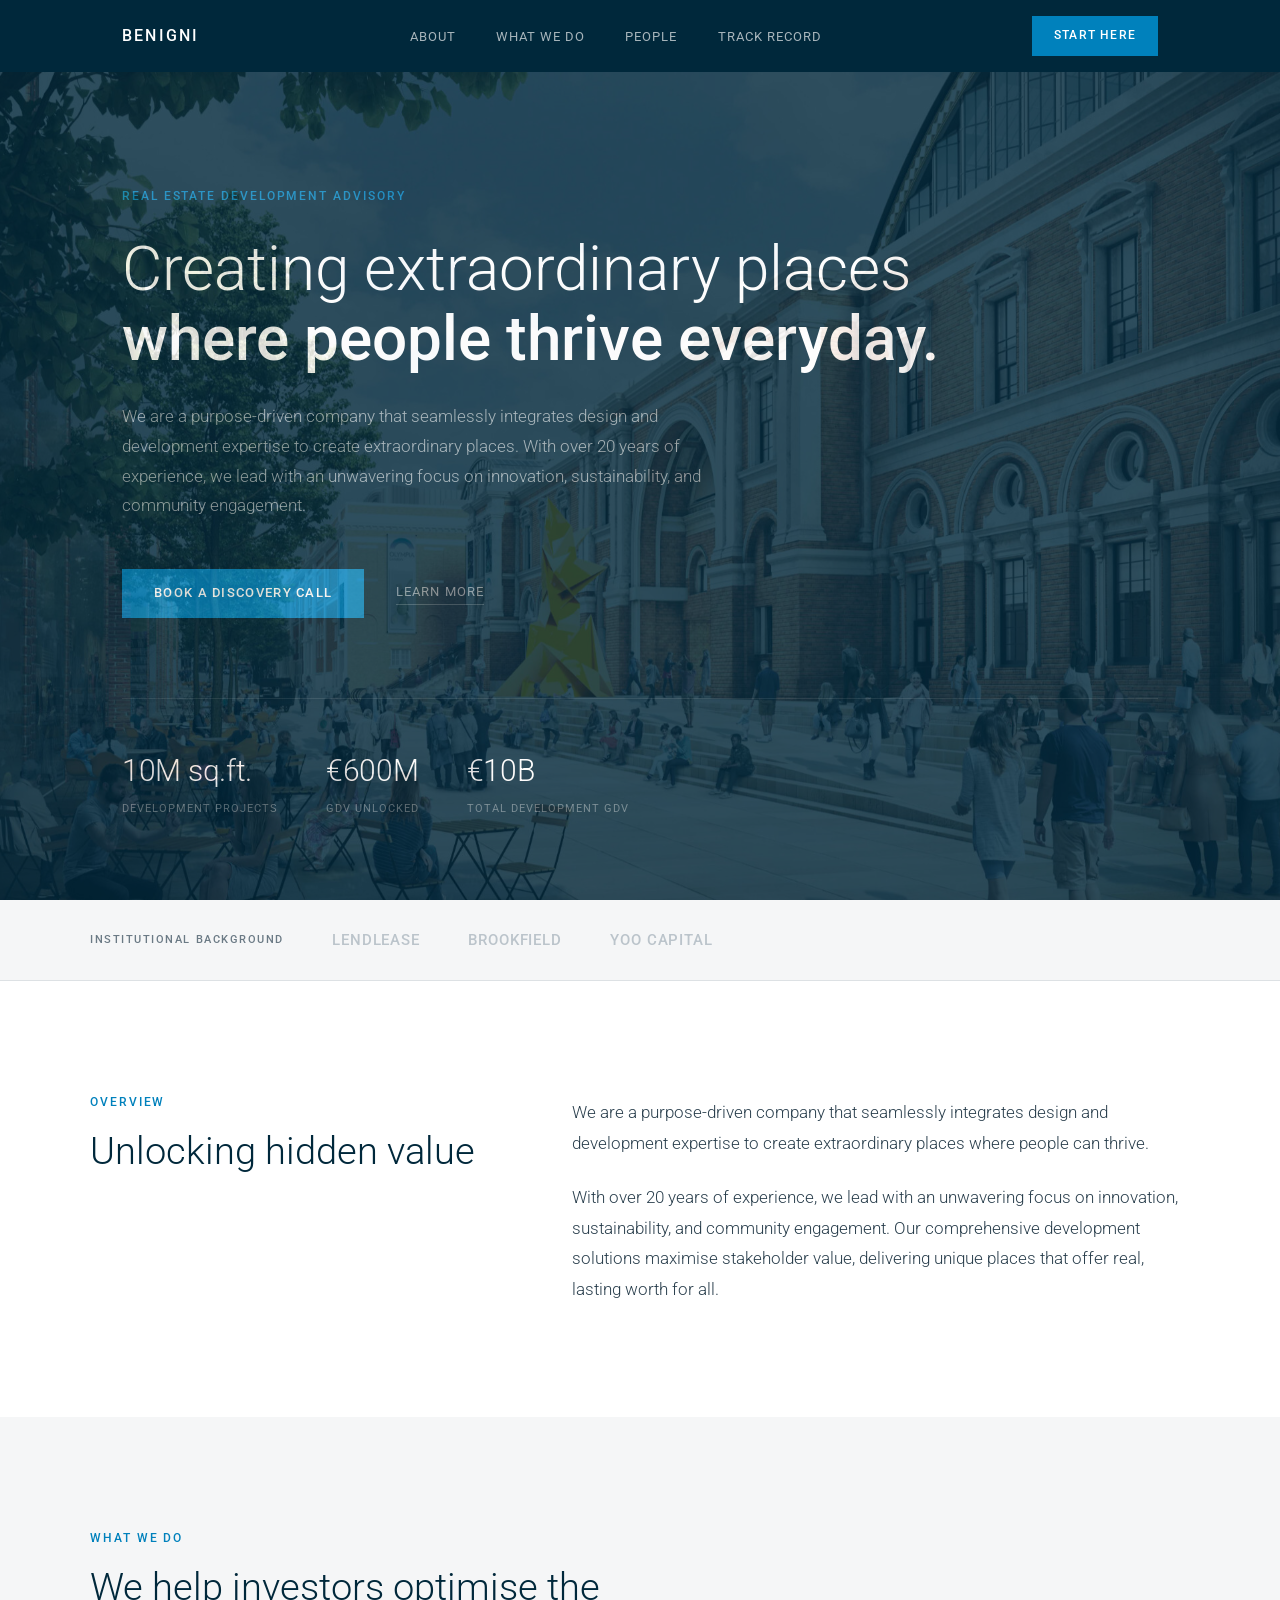
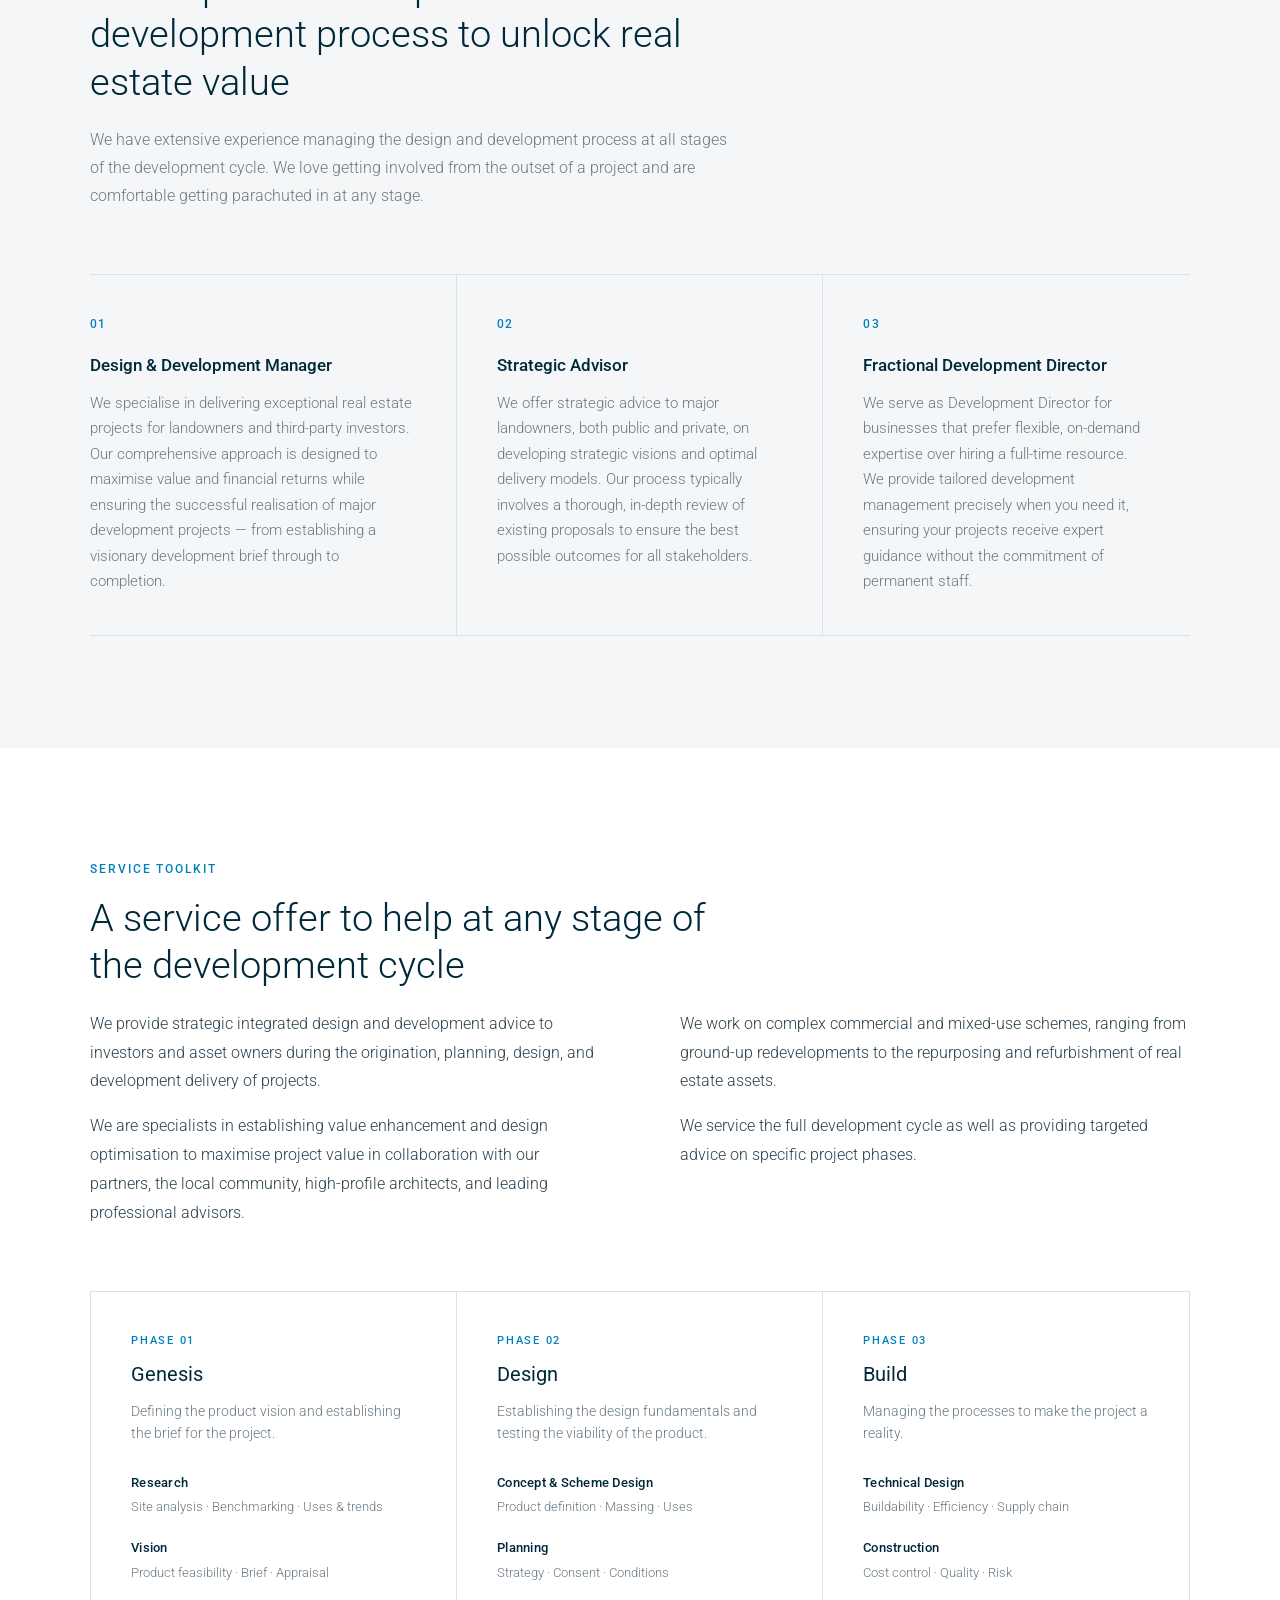
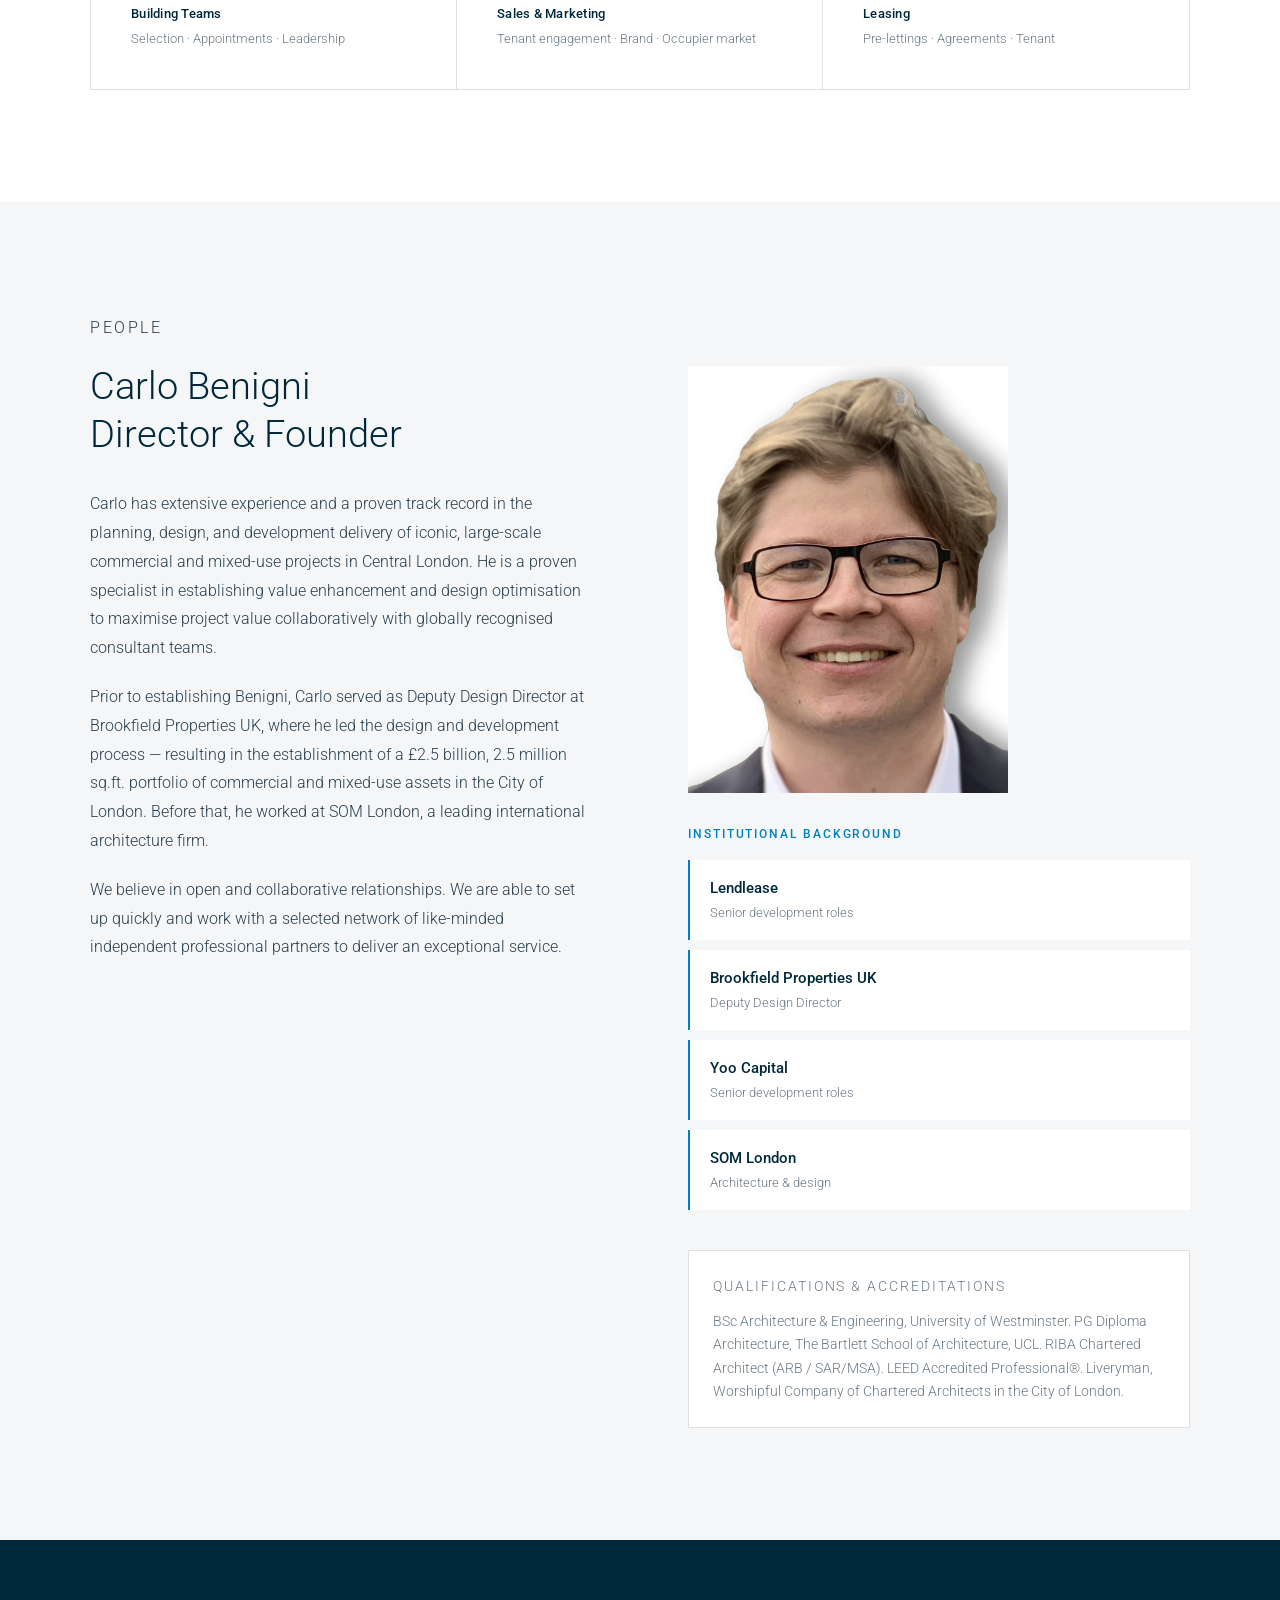
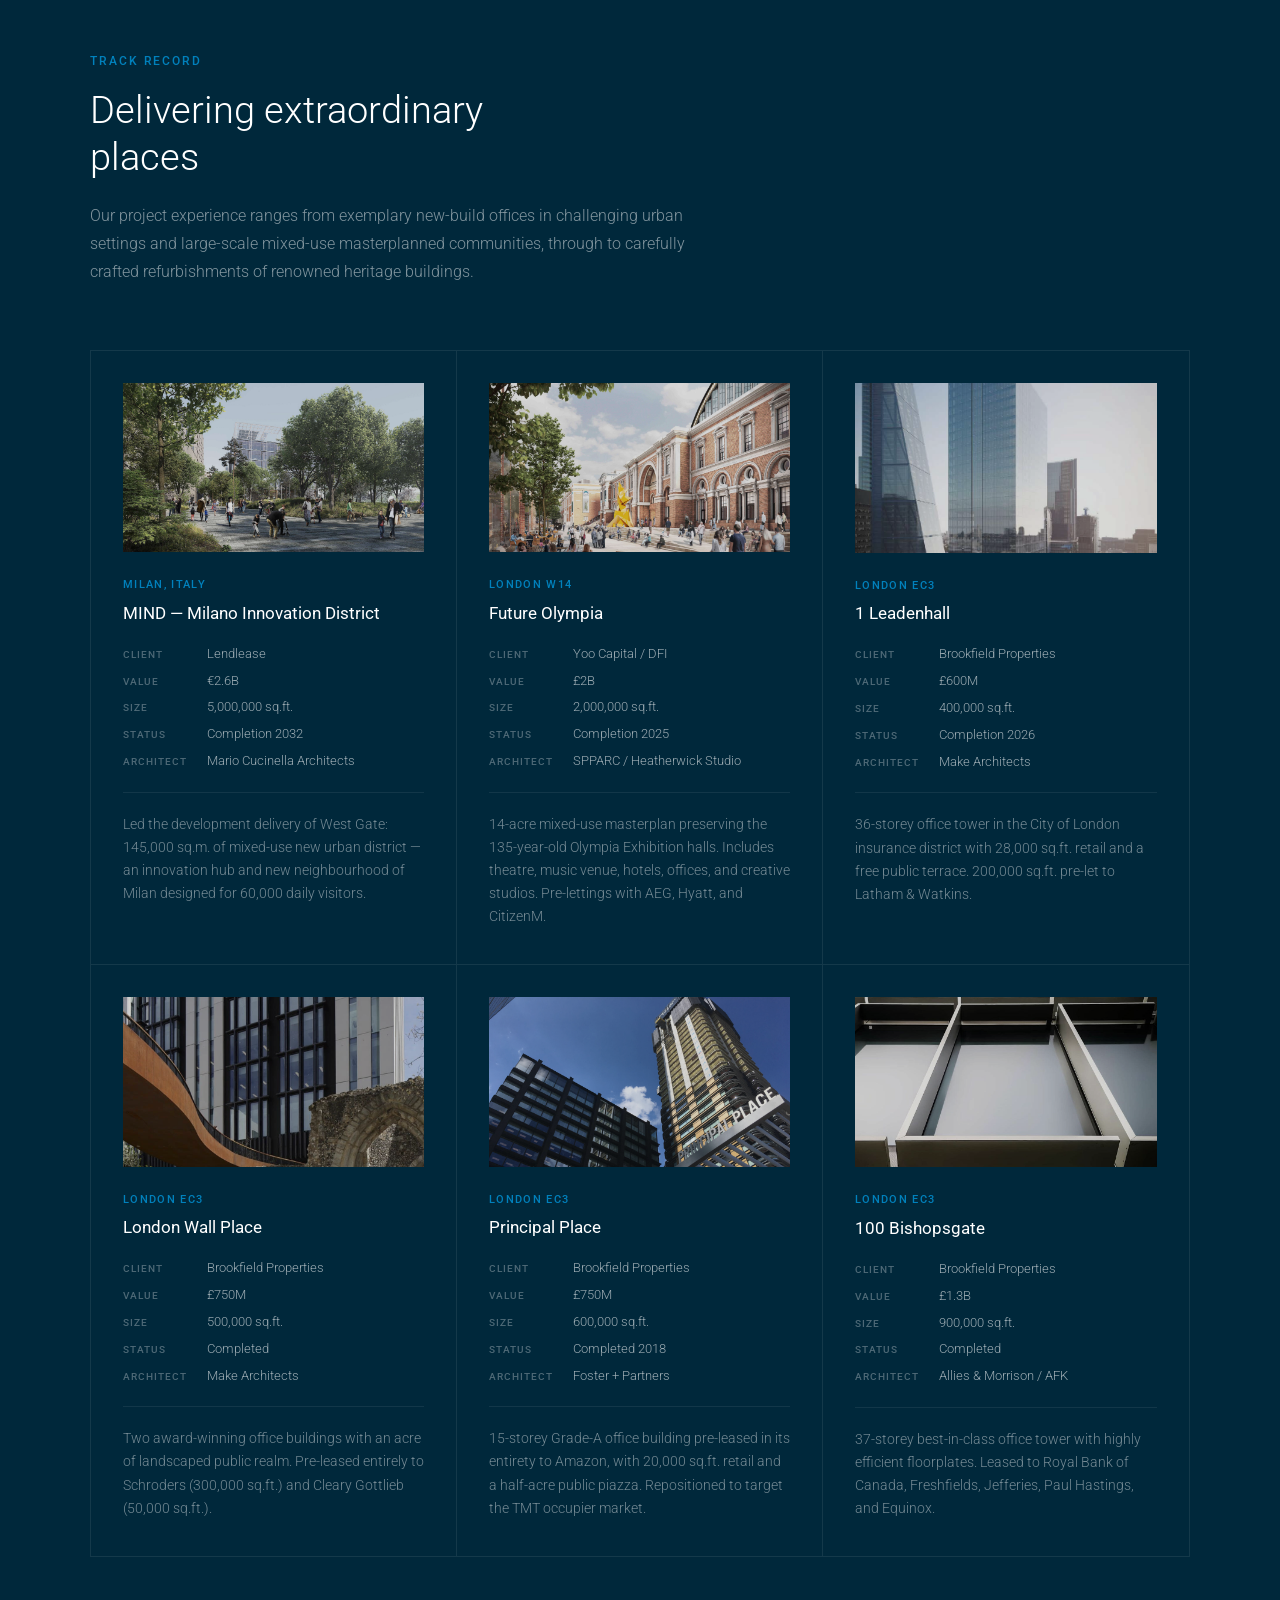
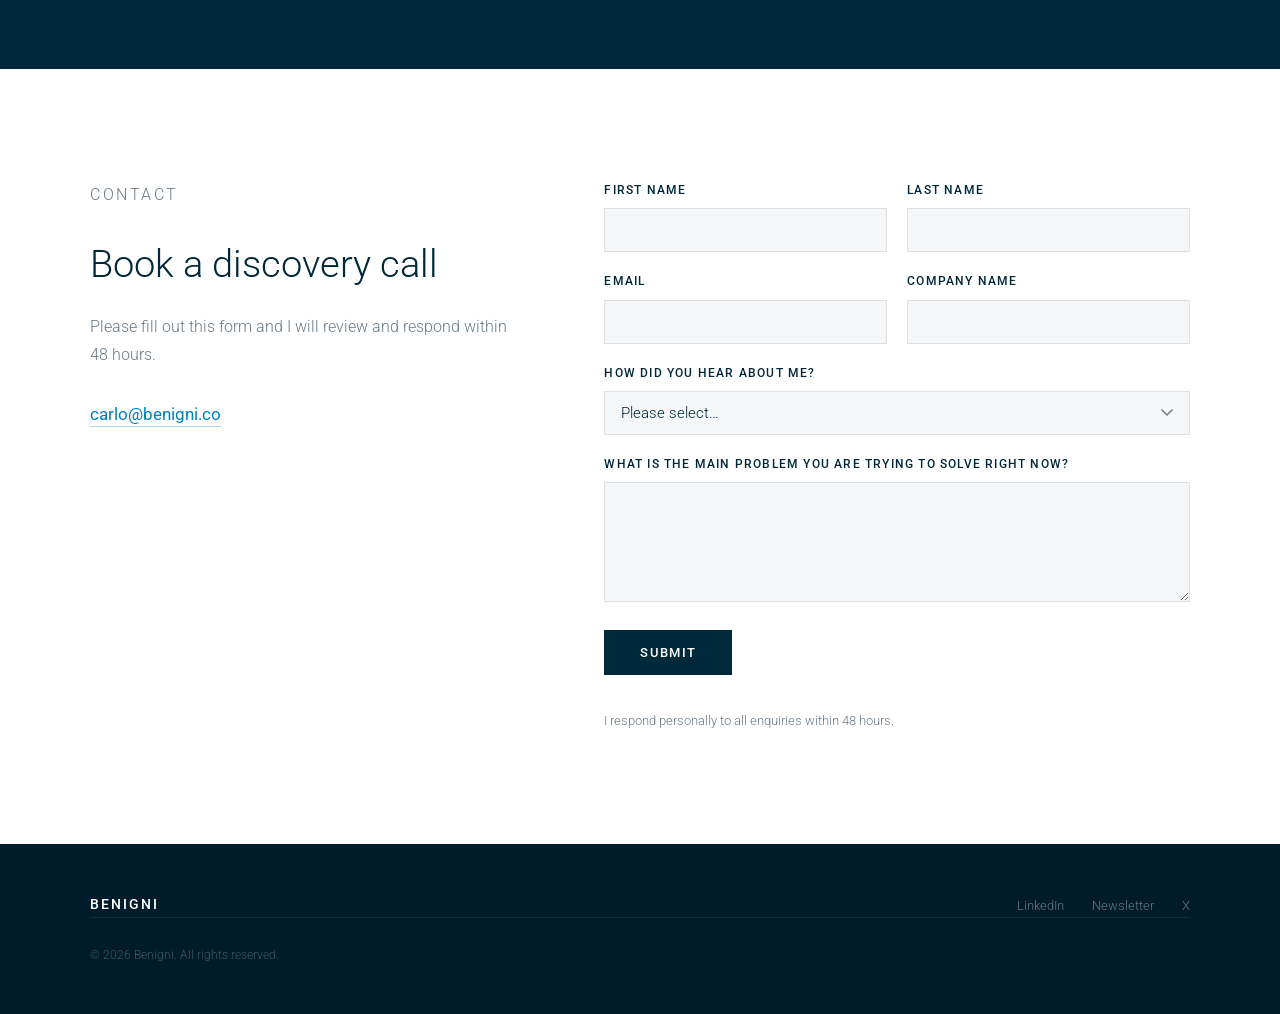
<file: index.html>
<!DOCTYPE html>
<html lang="en">
<head>
  <meta charset="utf-8" />
  <meta name="viewport" content="width=device-width, initial-scale=1" />
  <title>Benigni | Intelligent Development</title>
  <meta name="description" content="Purpose-driven real estate development advisory. Institutional expertise across Italy and the UK." />
  <link rel="preconnect" href="https://fonts.googleapis.com" />
  <link rel="preconnect" href="https://fonts.gstatic.com" crossorigin />
  <link href="https://fonts.googleapis.com/css2?family=Roboto:wght@300;400;500;700&display=swap" rel="stylesheet" />
  <style>
    *, *::before, *::after {
      box-sizing: border-box;
      margin: 0;
      padding: 0;
    }

    :root {
      --navy: #00283B;
      --blue: #0081BC;
      --white: #ffffff;
      --off-white: #f5f6f7;
      --light-border: #dde1e4;
      --text-muted: #6b7a85;
      --max-width: 1100px;
      --nav-height: 72px;
    }

    html {
      font-size: 16px;
      scroll-behavior: smooth;
    }

    body {
      font-family: 'Roboto', sans-serif;
      font-weight: 400;
      color: var(--navy);
      background: var(--white);
      line-height: 1.6;
      -webkit-font-smoothing: antialiased;
    }

    a { color: inherit; text-decoration: none; }

    /* ── NAV ── */

    nav {
      position: fixed;
      top: 0; left: 0; right: 0;
      height: var(--nav-height);
      background: var(--navy);
      z-index: 100;
      display: flex;
      align-items: center;
    }

    .nav-inner {
      max-width: var(--max-width);
      width: 100%;
      margin: 0 auto;
      padding: 0 2rem;
      display: flex;
      align-items: center;
      justify-content: space-between;
    }

    .nav-logo {
      font-size: 1rem;
      font-weight: 500;
      letter-spacing: 0.14em;
      text-transform: uppercase;
      color: var(--white);
    }

    .nav-links {
      display: flex;
      gap: 2.5rem;
      list-style: none;
    }

    .nav-links a {
      font-size: 0.8125rem;
      font-weight: 400;
      letter-spacing: 0.08em;
      text-transform: uppercase;
      color: rgba(255,255,255,0.65);
      transition: color 0.2s ease;
    }

    .nav-links a:hover { color: var(--white); }

    .nav-cta {
      font-size: 0.75rem;
      font-weight: 500;
      letter-spacing: 0.1em;
      text-transform: uppercase;
      color: var(--white);
      background: var(--blue);
      padding: 0.625rem 1.375rem;
      transition: background 0.2s ease;
    }

    .nav-cta:hover { background: #006fa3; }

    /* ── HERO ── */

    .hero {
      background: var(--navy);
      min-height: 100vh;
      display: flex;
      flex-direction: column;
      justify-content: center;
      padding-top: var(--nav-height);
      position: relative;
      overflow: hidden;
    }

    .hero-bg {
      position: absolute;
      inset: 0;
      background-image: url('assets/images/hero-bg.jpg');
      background-size: cover;
      background-position: center;
      opacity: 0.18;
      pointer-events: none;
    }

    .hero-inner {
      max-width: var(--max-width);
      width: 100%;
      margin: 0 auto;
      padding: 6rem 2rem 4rem;
    }

    .eyebrow {
      font-size: 0.75rem;
      font-weight: 500;
      letter-spacing: 0.16em;
      text-transform: uppercase;
      color: var(--blue);
      margin-bottom: 1.75rem;
    }

    .hero h1 {
      font-size: clamp(2.25rem, 5vw, 3.875rem);
      font-weight: 300;
      line-height: 1.13;
      color: var(--white);
      max-width: 820px;
      margin-bottom: 1.75rem;
    }

    .hero h1 strong { font-weight: 500; }

    .hero-sub {
      font-size: 1.0625rem;
      font-weight: 300;
      line-height: 1.75;
      color: rgba(255,255,255,0.6);
      max-width: 600px;
      margin-bottom: 3rem;
    }

    .hero-actions {
      display: flex;
      align-items: center;
      gap: 2rem;
      flex-wrap: wrap;
    }

    .btn-primary {
      display: inline-block;
      padding: 0.875rem 2rem;
      background: var(--blue);
      color: var(--white);
      font-size: 0.8125rem;
      font-weight: 500;
      letter-spacing: 0.1em;
      text-transform: uppercase;
      transition: background 0.2s ease;
    }

    .btn-primary:hover { background: #006fa3; }

    .btn-ghost {
      font-size: 0.8125rem;
      font-weight: 400;
      letter-spacing: 0.08em;
      text-transform: uppercase;
      color: rgba(255,255,255,0.5);
      border-bottom: 1px solid rgba(255,255,255,0.2);
      padding-bottom: 0.125rem;
      transition: color 0.2s ease, border-color 0.2s ease;
    }

    .btn-ghost:hover {
      color: var(--white);
      border-color: rgba(255,255,255,0.45);
    }

    .hero-stats {
      display: flex;
      gap: 3rem;
      margin-top: 5rem;
      padding-top: 3rem;
      border-top: 1px solid rgba(255,255,255,0.1);
      flex-wrap: wrap;
    }

    .stat-value {
      font-size: 1.875rem;
      font-weight: 300;
      color: var(--white);
      letter-spacing: -0.01em;
    }

    .stat-label {
      font-size: 0.6875rem;
      font-weight: 400;
      letter-spacing: 0.09em;
      text-transform: uppercase;
      color: rgba(255,255,255,0.38);
      margin-top: 0.3rem;
    }

    /* ── TRUSTED BY ── */

    .trusted {
      background: var(--off-white);
      padding: 1.75rem 2rem;
      border-bottom: 1px solid var(--light-border);
    }

    .trusted-inner {
      max-width: var(--max-width);
      margin: 0 auto;
      display: flex;
      align-items: center;
      gap: 3rem;
      flex-wrap: wrap;
    }

    .trusted-label {
      font-size: 0.6875rem;
      font-weight: 500;
      letter-spacing: 0.14em;
      text-transform: uppercase;
      color: var(--text-muted);
      white-space: nowrap;
    }

    .trusted-logos {
      display: flex;
      align-items: center;
      gap: 3rem;
      flex-wrap: wrap;
    }

    .trusted-logo {
      font-size: 0.9375rem;
      font-weight: 500;
      letter-spacing: 0.06em;
      color: #bbc4cb;
      text-transform: uppercase;
    }

    /* ── SHARED SECTION STYLES ── */

    .section-inner {
      max-width: var(--max-width);
      margin: 0 auto;
    }

    .section-label {
      font-size: 0.75rem;
      font-weight: 500;
      letter-spacing: 0.16em;
      text-transform: uppercase;
      color: var(--blue);
      margin-bottom: 1rem;
    }

    .section-heading {
      font-size: clamp(1.625rem, 3vw, 2.375rem);
      font-weight: 300;
      line-height: 1.25;
      color: var(--navy);
      max-width: 640px;
      margin-bottom: 1.25rem;
    }

    .section-intro {
      font-size: 1rem;
      font-weight: 300;
      line-height: 1.75;
      color: var(--text-muted);
      max-width: 640px;
      margin-bottom: 4rem;
    }

    /* ── OVERVIEW ── */

    .overview {
      background: var(--white);
      padding: 7rem 2rem;
    }

    .overview-inner {
      max-width: var(--max-width);
      margin: 0 auto;
      display: grid;
      grid-template-columns: 1fr 1.6fr;
      gap: 6rem;
      align-items: start;
    }

    .overview-left .section-heading {
      margin-bottom: 2rem;
    }

    .overview-body {
      padding-top: 0.25rem;
    }

    .overview-body p {
      font-size: 1.0625rem;
      font-weight: 300;
      line-height: 1.8;
      color: #2a3f4d;
      margin-bottom: 1.5rem;
    }

    .overview-body p:last-child { margin-bottom: 0; }

    /* ── SERVICES ── */

    .services {
      background: var(--off-white);
      padding: 7rem 2rem;
    }

    .services-grid {
      display: grid;
      grid-template-columns: repeat(3, 1fr);
      gap: 0;
      border-top: 1px solid var(--light-border);
    }

    .service-item {
      padding: 2.5rem 2.5rem 2.5rem 0;
      border-bottom: 1px solid var(--light-border);
    }

    .service-item:not(:last-child) {
      border-right: 1px solid var(--light-border);
      padding-right: 2.5rem;
      margin-right: 0;
    }

    .service-item + .service-item {
      padding-left: 2.5rem;
    }

    .service-number {
      font-size: 0.75rem;
      font-weight: 500;
      letter-spacing: 0.12em;
      color: var(--blue);
      margin-bottom: 1.25rem;
    }

    .service-title {
      font-size: 1.0625rem;
      font-weight: 500;
      color: var(--navy);
      margin-bottom: 0.875rem;
      line-height: 1.3;
    }

    .service-desc {
      font-size: 0.9375rem;
      font-weight: 300;
      color: var(--text-muted);
      line-height: 1.7;
    }

    /* ── SERVICE TOOLKIT ── */

    .toolkit {
      background: var(--white);
      padding: 7rem 2rem;
    }

    .toolkit-intro-wrapper { margin-top: 1rem; }

    .toolkit-phases-wrapper { margin-top: 3rem; }

    .toolkit-intro {
      max-width: var(--max-width);
      margin: 0 auto 4rem;
      display: grid;
      grid-template-columns: 1fr 1fr;
      gap: 5rem;
      align-items: start;
    }

    .toolkit-intro-text p {
      font-size: 1rem;
      font-weight: 300;
      line-height: 1.8;
      color: #2a3f4d;
      margin-bottom: 1rem;
    }

    .toolkit-intro-text p:last-child { margin-bottom: 0; }

    .toolkit-phases {
      max-width: var(--max-width);
      margin: 0 auto;
      display: grid;
      grid-template-columns: repeat(3, 1fr);
      border: 1px solid var(--light-border);
    }

    .toolkit-phase {
      padding: 2.5rem;
      border-right: 1px solid var(--light-border);
    }

    .toolkit-phase:last-child { border-right: none; }

    .phase-label {
      font-size: 0.6875rem;
      font-weight: 500;
      letter-spacing: 0.16em;
      text-transform: uppercase;
      color: var(--blue);
      margin-bottom: 0.5rem;
    }

    .phase-title {
      font-size: 1.25rem;
      font-weight: 400;
      color: var(--navy);
      margin-bottom: 0.625rem;
    }

    .phase-sub {
      font-size: 0.875rem;
      font-weight: 300;
      color: var(--text-muted);
      line-height: 1.6;
      margin-bottom: 1.75rem;
    }

    .phase-items {
      display: flex;
      flex-direction: column;
      gap: 1.25rem;
    }

    .phase-item-group dt {
      font-size: 0.8125rem;
      font-weight: 500;
      color: var(--navy);
      letter-spacing: 0.02em;
      margin-bottom: 0.25rem;
    }

    .phase-item-group dd {
      font-size: 0.8125rem;
      font-weight: 300;
      color: var(--text-muted);
    }

    /* ── ABOUT ── */

    .about {
      background: var(--off-white);
      padding: 7rem 2rem;
    }

    .about-inner {
      max-width: var(--max-width);
      margin: 0 auto;
      display: grid;
      grid-template-columns: 1fr 1fr;
      gap: 6rem;
      align-items: start;
    }

    .about-text .section-heading { margin-bottom: 2rem; }

    .about-text p {
      font-size: 1rem;
      font-weight: 300;
      line-height: 1.8;
      color: #2a3f4d;
      margin-bottom: 1.25rem;
    }

    .about-text p:last-child { margin-bottom: 0; }

    .carlo-portrait {
      width: 100%;
      max-width: 320px;
      aspect-ratio: 3 / 4;
      object-fit: cover;
      object-position: top center;
      display: block;
      margin-bottom: 2rem;
      filter: grayscale(20%);
    }

    .about-aside { padding-top: 3.25rem; }

    .aside-label {
      font-size: 0.75rem;
      font-weight: 500;
      letter-spacing: 0.16em;
      text-transform: uppercase;
      color: var(--blue);
      margin-bottom: 1rem;
    }

    .credentials-list {
      display: flex;
      flex-direction: column;
      gap: 0.625rem;
      margin-bottom: 2.5rem;
    }

    .credential-item {
      padding: 1rem 1.25rem;
      background: var(--white);
      border-left: 2px solid var(--blue);
    }

    .credential-name {
      font-size: 0.9375rem;
      font-weight: 500;
      color: var(--navy);
    }

    .credential-role {
      font-size: 0.8125rem;
      font-weight: 300;
      color: var(--text-muted);
      margin-top: 0.2rem;
    }

    .qualifications {
      padding: 1.5rem;
      background: var(--white);
      border: 1px solid var(--light-border);
    }

    .qualifications-label {
      font-size: 0.6875rem;
      font-weight: 500;
      letter-spacing: 0.14em;
      text-transform: uppercase;
      color: var(--text-muted);
      margin-bottom: 0.75rem;
    }

    .qualifications p {
      font-size: 0.875rem;
      font-weight: 300;
      line-height: 1.65;
      color: var(--text-muted);
    }

    /* ── TRACK RECORD ── */

    .track-record {
      background: var(--navy);
      padding: 7rem 2rem;
    }

    .track-record .section-label { color: var(--blue); }

    .track-record .section-heading { color: var(--white); max-width: 480px; }

    .track-record .section-intro { color: rgba(255,255,255,0.5); }

    .projects-grid {
      display: grid;
      grid-template-columns: repeat(3, 1fr);
      border: 1px solid rgba(255,255,255,0.08);
    }

    .project-thumb {
      width: 100%;
      aspect-ratio: 16 / 9;
      object-fit: cover;
      display: block;
      margin-bottom: 1.5rem;
      filter: brightness(0.85) grayscale(15%);
      transition: filter 0.3s ease;
    }

    .project-item {
      padding: 2rem 2rem 2.25rem;
      border-right: 1px solid rgba(255,255,255,0.08);
      border-bottom: 1px solid rgba(255,255,255,0.08);
      transition: background 0.2s ease;
    }

    .project-item:hover { background: rgba(255,255,255,0.04); }

    .project-item:hover .project-thumb { filter: brightness(0.95) grayscale(0%); }

    .project-item:nth-child(3n) { border-right: none; }
    .project-item:nth-child(4),
    .project-item:nth-child(5),
    .project-item:nth-child(6) { border-bottom: none; }

    .project-location {
      font-size: 0.6875rem;
      font-weight: 500;
      letter-spacing: 0.12em;
      text-transform: uppercase;
      color: var(--blue);
      margin-bottom: 0.5rem;
    }

    .project-name {
      font-size: 1.0625rem;
      font-weight: 400;
      color: var(--white);
      line-height: 1.3;
      margin-bottom: 1.25rem;
    }

    .project-meta {
      display: flex;
      flex-direction: column;
      gap: 0.375rem;
    }

    .meta-row {
      display: flex;
      gap: 0.75rem;
      align-items: baseline;
    }

    .meta-key {
      font-size: 0.625rem;
      font-weight: 500;
      letter-spacing: 0.1em;
      text-transform: uppercase;
      color: rgba(255,255,255,0.3);
      min-width: 4.5rem;
    }

    .meta-val {
      font-size: 0.8125rem;
      font-weight: 300;
      color: rgba(255,255,255,0.6);
    }

    .project-desc {
      font-size: 0.875rem;
      font-weight: 300;
      line-height: 1.65;
      color: rgba(255,255,255,0.45);
      margin-top: 1.25rem;
      padding-top: 1.25rem;
      border-top: 1px solid rgba(255,255,255,0.07);
    }

    /* ── CONTACT ── */

    .contact {
      background: var(--white);
      padding: 7rem 2rem;
    }

    .contact-inner {
      max-width: var(--max-width);
      margin: 0 auto;
      display: grid;
      grid-template-columns: 1fr 1.4fr;
      gap: 6rem;
      align-items: start;
    }

    .contact-text .section-heading { margin-bottom: 1.5rem; }

    .contact-text p {
      font-size: 1rem;
      font-weight: 300;
      line-height: 1.75;
      color: var(--text-muted);
      margin-bottom: 2rem;
    }

    .contact-email {
      font-size: 1.0625rem;
      font-weight: 400;
      color: var(--blue);
      border-bottom: 1px solid rgba(0,129,188,0.3);
      padding-bottom: 0.125rem;
      transition: border-color 0.2s ease;
    }

    .contact-email:hover { border-color: var(--blue); }

    .contact-form {
      display: grid;
      grid-template-columns: 1fr 1fr;
      gap: 1.25rem;
    }

    .form-group {
      display: flex;
      flex-direction: column;
      gap: 0.5rem;
    }

    .form-group.full { grid-column: 1 / -1; }

    .form-group label {
      font-size: 0.75rem;
      font-weight: 500;
      letter-spacing: 0.1em;
      text-transform: uppercase;
      color: var(--navy);
    }

    .form-group input,
    .form-group select,
    .form-group textarea {
      font-family: 'Roboto', sans-serif;
      font-size: 0.9375rem;
      font-weight: 300;
      color: var(--navy);
      background: var(--off-white);
      border: 1px solid var(--light-border);
      padding: 0.75rem 1rem;
      width: 100%;
      outline: none;
      transition: border-color 0.2s ease;
      -webkit-appearance: none;
      appearance: none;
    }

    .form-group input:focus,
    .form-group select:focus,
    .form-group textarea:focus {
      border-color: var(--blue);
    }

    .form-group textarea {
      resize: vertical;
      min-height: 120px;
      line-height: 1.6;
    }

    .form-group select {
      background-image: url("data:image/svg+xml,%3Csvg xmlns='http://www.w3.org/2000/svg' width='12' height='8' viewBox='0 0 12 8'%3E%3Cpath d='M1 1l5 5 5-5' stroke='%236b7a85' stroke-width='1.5' fill='none' stroke-linecap='round'/%3E%3C/svg%3E");
      background-repeat: no-repeat;
      background-position: right 1rem center;
      padding-right: 2.5rem;
      cursor: pointer;
    }

    .form-submit {
      grid-column: 1 / -1;
      margin-top: 0.5rem;
    }

    .form-submit button {
      font-family: 'Roboto', sans-serif;
      font-size: 0.8125rem;
      font-weight: 500;
      letter-spacing: 0.1em;
      text-transform: uppercase;
      color: var(--white);
      background: var(--navy);
      border: none;
      padding: 0.9375rem 2.25rem;
      cursor: pointer;
      transition: background 0.2s ease;
    }

    .form-submit button:hover { background: var(--blue); }

    .form-note {
      font-size: 0.8125rem;
      font-weight: 300;
      color: var(--text-muted);
      margin-top: 1rem;
      grid-column: 1 / -1;
    }

    /* ── FOOTER ── */

    footer {
      background: #001c2b;
      padding: 3rem 2rem;
    }

    .footer-inner {
      max-width: var(--max-width);
      margin: 0 auto;
      display: flex;
      align-items: center;
      justify-content: space-between;
      flex-wrap: wrap;
      gap: 1.5rem;
    }

    .footer-logo {
      font-size: 0.875rem;
      font-weight: 500;
      letter-spacing: 0.14em;
      text-transform: uppercase;
      color: var(--white);
    }

    .footer-links {
      display: flex;
      gap: 1.75rem;
      list-style: none;
    }

    .footer-links a {
      font-size: 0.8125rem;
      font-weight: 300;
      color: rgba(255,255,255,0.4);
      transition: color 0.2s ease;
    }

    .footer-links a:hover { color: rgba(255,255,255,0.8); }

    .footer-copy {
      font-size: 0.75rem;
      font-weight: 300;
      color: rgba(255,255,255,0.25);
      width: 100%;
      padding-top: 1.75rem;
      border-top: 1px solid rgba(255,255,255,0.07);
      display: flex;
      justify-content: space-between;
      align-items: center;
      flex-wrap: wrap;
      gap: 0.75rem;
    }

    .footer-social {
      display: flex;
      gap: 1.5rem;
    }

    .footer-social a {
      font-size: 0.75rem;
      font-weight: 400;
      letter-spacing: 0.08em;
      color: rgba(255,255,255,0.3);
      text-transform: uppercase;
      transition: color 0.2s ease;
    }

    .footer-social a:hover { color: rgba(255,255,255,0.7); }

    /* ── MOBILE ── */

    @media (max-width: 960px) {
      .overview-inner,
      .about-inner,
      .contact-inner,
      .toolkit-intro {
        grid-template-columns: 1fr;
        gap: 3rem;
      }

      .services-grid {
        grid-template-columns: 1fr;
      }

      .service-item:not(:last-child) {
        border-right: none;
        padding-right: 0;
      }

      .service-item + .service-item {
        padding-left: 0;
      }

      .toolkit-phases {
        grid-template-columns: 1fr;
      }

      .toolkit-phase {
        border-right: none;
        border-bottom: 1px solid var(--light-border);
      }

      .toolkit-phase:last-child { border-bottom: none; }

      .projects-grid {
        grid-template-columns: repeat(2, 1fr);
      }

      .project-item:nth-child(3n) { border-right: 1px solid rgba(255,255,255,0.08); }
      .project-item:nth-child(2n) { border-right: none; }
      .project-item:nth-child(4),
      .project-item:nth-child(5),
      .project-item:nth-child(6) { border-bottom: 1px solid rgba(255,255,255,0.08); }
      .project-item:nth-child(5),
      .project-item:nth-child(6) { border-bottom: none; }

      .about-aside { padding-top: 0; }
    }

    @media (max-width: 768px) {
      .nav-links, .nav-cta { display: none; }

      .hero h1 { font-size: 2.25rem; }

      .hero-stats { gap: 2rem; }

      .trusted-inner {
        flex-direction: column;
        align-items: flex-start;
        gap: 1.25rem;
      }

      .projects-grid {
        grid-template-columns: 1fr;
      }

      .project-item { border-right: none !important; }
      .project-item:nth-child(n) { border-bottom: 1px solid rgba(255,255,255,0.08) !important; }
      .project-item:last-child { border-bottom: none !important; }

      .contact-form {
        grid-template-columns: 1fr;
      }

      .footer-inner {
        flex-direction: column;
        align-items: flex-start;
      }
    }
  </style>
</head>
<body>

  <!-- NAV -->
  <nav>
    <div class="nav-inner">
      <span class="nav-logo">Benigni</span>
      <ul class="nav-links">
        <li><a href="#overview">About</a></li>
        <li><a href="#services">What We Do</a></li>
        <li><a href="#about">People</a></li>
        <li><a href="#track-record">Track Record</a></li>
      </ul>
      <a href="#contact" class="nav-cta">Start Here</a>
    </div>
  </nav>

  <!-- HERO -->
  <section class="hero">
    <div class="hero-bg" role="presentation"></div>
    <div class="hero-inner">
      <p class="eyebrow">Real Estate Development Advisory</p>
      <h1>
        Creating extraordinary places<br>
        <strong>where people thrive everyday.</strong>
      </h1>
      <p class="hero-sub">
        We are a purpose-driven company that seamlessly integrates design and development expertise to create extraordinary places. With over 20 years of experience, we lead with an unwavering focus on innovation, sustainability, and community engagement.
      </p>
      <div class="hero-actions">
        <a href="#contact" class="btn-primary">Book a discovery call</a>
        <a href="#overview" class="btn-ghost">Learn more</a>
      </div>

      <div class="hero-stats">
        <div>
          <div class="stat-value">10M sq.ft.</div>
          <div class="stat-label">Development projects</div>
        </div>
        <div>
          <div class="stat-value">€600M</div>
          <div class="stat-label">GDV unlocked</div>
        </div>
        <div>
          <div class="stat-value">€10B</div>
          <div class="stat-label">Total development GDV</div>
        </div>
      </div>
    </div>
  </section>

  <!-- TRUSTED BY -->
  <div class="trusted">
    <div class="trusted-inner">
      <span class="trusted-label">Institutional background</span>
      <div class="trusted-logos">
        <span class="trusted-logo">Lendlease</span>
        <span class="trusted-logo">Brookfield</span>
        <span class="trusted-logo">Yoo Capital</span>
      </div>
    </div>
  </div>

  <!-- OVERVIEW -->
  <section class="overview" id="overview">
    <div class="overview-inner">
      <div class="overview-left">
        <p class="section-label">Overview</p>
        <h2 class="section-heading">Unlocking hidden value</h2>
      </div>
      <div class="overview-body">
        <p>We are a purpose-driven company that seamlessly integrates design and development expertise to create extraordinary places where people can thrive.</p>
        <p>With over 20 years of experience, we lead with an unwavering focus on innovation, sustainability, and community engagement. Our comprehensive development solutions maximise stakeholder value, delivering unique places that offer real, lasting worth for all.</p>
      </div>
    </div>
  </section>

  <!-- SERVICES -->
  <section class="services" id="services">
    <div class="section-inner">
      <p class="section-label">What We Do</p>
      <h2 class="section-heading">We help investors optimise the development process to unlock real estate value</h2>
      <p class="section-intro">We have extensive experience managing the design and development process at all stages of the development cycle. We love getting involved from the outset of a project and are comfortable getting parachuted in at any stage.</p>
      <div class="services-grid">
        <div class="service-item">
          <p class="service-number">01</p>
          <h3 class="service-title">Design &amp; Development Manager</h3>
          <p class="service-desc">We specialise in delivering exceptional real estate projects for landowners and third-party investors. Our comprehensive approach is designed to maximise value and financial returns while ensuring the successful realisation of major development projects — from establishing a visionary development brief through to completion.</p>
        </div>
        <div class="service-item">
          <p class="service-number">02</p>
          <h3 class="service-title">Strategic Advisor</h3>
          <p class="service-desc">We offer strategic advice to major landowners, both public and private, on developing strategic visions and optimal delivery models. Our process typically involves a thorough, in-depth review of existing proposals to ensure the best possible outcomes for all stakeholders.</p>
        </div>
        <div class="service-item">
          <p class="service-number">03</p>
          <h3 class="service-title">Fractional Development Director</h3>
          <p class="service-desc">We serve as Development Director for businesses that prefer flexible, on-demand expertise over hiring a full-time resource. We provide tailored development management precisely when you need it, ensuring your projects receive expert guidance without the commitment of permanent staff.</p>
        </div>
      </div>
    </div>
  </section>

  <!-- SERVICE TOOLKIT -->
  <section class="toolkit" id="toolkit">
    <div class="section-inner">
      <p class="section-label">Service Toolkit</p>
      <h2 class="section-heading">A service offer to help at any stage of the development cycle</h2>
    </div>
    <div class="toolkit-intro section-inner toolkit-intro-wrapper">
      <div class="toolkit-intro-text">
        <p>We provide strategic integrated design and development advice to investors and asset owners during the origination, planning, design, and development delivery of projects.</p>
        <p>We are specialists in establishing value enhancement and design optimisation to maximise project value in collaboration with our partners, the local community, high-profile architects, and leading professional advisors.</p>
      </div>
      <div class="toolkit-intro-text">
        <p>We work on complex commercial and mixed-use schemes, ranging from ground-up redevelopments to the repurposing and refurbishment of real estate assets.</p>
        <p>We service the full development cycle as well as providing targeted advice on specific project phases.</p>
      </div>
    </div>
    <div class="toolkit-phases section-inner toolkit-phases-wrapper">
      <div class="toolkit-phase">
        <p class="phase-label">Phase 01</p>
        <h3 class="phase-title">Genesis</h3>
        <p class="phase-sub">Defining the product vision and establishing the brief for the project.</p>
        <dl class="phase-items">
          <div class="phase-item-group">
            <dt>Research</dt>
            <dd>Site analysis · Benchmarking · Uses &amp; trends</dd>
          </div>
          <div class="phase-item-group">
            <dt>Vision</dt>
            <dd>Product feasibility · Brief · Appraisal</dd>
          </div>
          <div class="phase-item-group">
            <dt>Building Teams</dt>
            <dd>Selection · Appointments · Leadership</dd>
          </div>
        </dl>
      </div>
      <div class="toolkit-phase">
        <p class="phase-label">Phase 02</p>
        <h3 class="phase-title">Design</h3>
        <p class="phase-sub">Establishing the design fundamentals and testing the viability of the product.</p>
        <dl class="phase-items">
          <div class="phase-item-group">
            <dt>Concept &amp; Scheme Design</dt>
            <dd>Product definition · Massing · Uses</dd>
          </div>
          <div class="phase-item-group">
            <dt>Planning</dt>
            <dd>Strategy · Consent · Conditions</dd>
          </div>
          <div class="phase-item-group">
            <dt>Sales &amp; Marketing</dt>
            <dd>Tenant engagement · Brand · Occupier market</dd>
          </div>
        </dl>
      </div>
      <div class="toolkit-phase">
        <p class="phase-label">Phase 03</p>
        <h3 class="phase-title">Build</h3>
        <p class="phase-sub">Managing the processes to make the project a reality.</p>
        <dl class="phase-items">
          <div class="phase-item-group">
            <dt>Technical Design</dt>
            <dd>Buildability · Efficiency · Supply chain</dd>
          </div>
          <div class="phase-item-group">
            <dt>Construction</dt>
            <dd>Cost control · Quality · Risk</dd>
          </div>
          <div class="phase-item-group">
            <dt>Leasing</dt>
            <dd>Pre-lettings · Agreements · Tenant</dd>
          </div>
        </dl>
      </div>
    </div>
  </section>

  <!-- ABOUT -->
  <section class="about" id="about">
    <div class="about-inner">
      <div class="about-text">
        <p class="section-label">People</p>
        <h2 class="section-heading">Carlo Benigni<br>Director &amp; Founder</h2>
        <p>Carlo has extensive experience and a proven track record in the planning, design, and development delivery of iconic, large-scale commercial and mixed-use projects in Central London. He is a proven specialist in establishing value enhancement and design optimisation to maximise project value collaboratively with globally recognised consultant teams.</p>
        <p>Prior to establishing Benigni, Carlo served as Deputy Design Director at Brookfield Properties UK, where he led the design and development process — resulting in the establishment of a £2.5 billion, 2.5 million sq.ft. portfolio of commercial and mixed-use assets in the City of London. Before that, he worked at SOM London, a leading international architecture firm.</p>
        <p>We believe in open and collaborative relationships. We are able to set up quickly and work with a selected network of like-minded independent professional partners to deliver an exceptional service.</p>
      </div>
      <div class="about-aside">
        <img src="assets/images/carlo-benigni.png" alt="Carlo Benigni, Director &amp; Founder" class="carlo-portrait" />
        <p class="aside-label">Institutional background</p>
        <div class="credentials-list">
          <div class="credential-item">
            <div class="credential-name">Lendlease</div>
            <div class="credential-role">Senior development roles</div>
          </div>
          <div class="credential-item">
            <div class="credential-name">Brookfield Properties UK</div>
            <div class="credential-role">Deputy Design Director</div>
          </div>
          <div class="credential-item">
            <div class="credential-name">Yoo Capital</div>
            <div class="credential-role">Senior development roles</div>
          </div>
          <div class="credential-item">
            <div class="credential-name">SOM London</div>
            <div class="credential-role">Architecture &amp; design</div>
          </div>
        </div>
        <div class="qualifications">
          <p class="qualifications-label">Qualifications &amp; accreditations</p>
          <p>BSc Architecture &amp; Engineering, University of Westminster. PG Diploma Architecture, The Bartlett School of Architecture, UCL. RIBA Chartered Architect (ARB / SAR/MSA). LEED Accredited Professional®. Liveryman, Worshipful Company of Chartered Architects in the City of London.</p>
        </div>
      </div>
    </div>
  </section>

  <!-- TRACK RECORD -->
  <section class="track-record" id="track-record">
    <div class="section-inner">
      <p class="section-label">Track Record</p>
      <h2 class="section-heading">Delivering extraordinary places</h2>
      <p class="section-intro">Our project experience ranges from exemplary new-build offices in challenging urban settings and large-scale mixed-use masterplanned communities, through to carefully crafted refurbishments of renowned heritage buildings.</p>
      <div class="projects-grid">

        <div class="project-item">
          <img src="assets/images/project-mind.jpg" alt="MIND Milano Innovation District" class="project-thumb" />
          <p class="project-location">Milan, Italy</p>
          <p class="project-name">MIND — Milano Innovation District</p>
          <div class="project-meta">
            <div class="meta-row"><span class="meta-key">Client</span><span class="meta-val">Lendlease</span></div>
            <div class="meta-row"><span class="meta-key">Value</span><span class="meta-val">€2.6B</span></div>
            <div class="meta-row"><span class="meta-key">Size</span><span class="meta-val">5,000,000 sq.ft.</span></div>
            <div class="meta-row"><span class="meta-key">Status</span><span class="meta-val">Completion 2032</span></div>
            <div class="meta-row"><span class="meta-key">Architect</span><span class="meta-val">Mario Cucinella Architects</span></div>
          </div>
          <p class="project-desc">Led the development delivery of West Gate: 145,000 sq.m. of mixed-use new urban district — an innovation hub and new neighbourhood of Milan designed for 60,000 daily visitors.</p>
        </div>

        <div class="project-item">
          <img src="assets/images/project-olympia.jpg" alt="Future Olympia, London W14" class="project-thumb" />
          <p class="project-location">London W14</p>
          <p class="project-name">Future Olympia</p>
          <div class="project-meta">
            <div class="meta-row"><span class="meta-key">Client</span><span class="meta-val">Yoo Capital / DFI</span></div>
            <div class="meta-row"><span class="meta-key">Value</span><span class="meta-val">£2B</span></div>
            <div class="meta-row"><span class="meta-key">Size</span><span class="meta-val">2,000,000 sq.ft.</span></div>
            <div class="meta-row"><span class="meta-key">Status</span><span class="meta-val">Completion 2025</span></div>
            <div class="meta-row"><span class="meta-key">Architect</span><span class="meta-val">SPPARC / Heatherwick Studio</span></div>
          </div>
          <p class="project-desc">14-acre mixed-use masterplan preserving the 135-year-old Olympia Exhibition halls. Includes theatre, music venue, hotels, offices, and creative studios. Pre-lettings with AEG, Hyatt, and CitizenM.</p>
        </div>

        <div class="project-item">
          <img src="assets/images/project-leadenhall.jpg" alt="1 Leadenhall, London EC3" class="project-thumb" />
          <p class="project-location">London EC3</p>
          <p class="project-name">1 Leadenhall</p>
          <div class="project-meta">
            <div class="meta-row"><span class="meta-key">Client</span><span class="meta-val">Brookfield Properties</span></div>
            <div class="meta-row"><span class="meta-key">Value</span><span class="meta-val">£600M</span></div>
            <div class="meta-row"><span class="meta-key">Size</span><span class="meta-val">400,000 sq.ft.</span></div>
            <div class="meta-row"><span class="meta-key">Status</span><span class="meta-val">Completion 2026</span></div>
            <div class="meta-row"><span class="meta-key">Architect</span><span class="meta-val">Make Architects</span></div>
          </div>
          <p class="project-desc">36-storey office tower in the City of London insurance district with 28,000 sq.ft. retail and a free public terrace. 200,000 sq.ft. pre-let to Latham &amp; Watkins.</p>
        </div>

        <div class="project-item">
          <img src="assets/images/project-london-wall.jpg" alt="London Wall Place, London EC3" class="project-thumb" />
          <p class="project-location">London EC3</p>
          <p class="project-name">London Wall Place</p>
          <div class="project-meta">
            <div class="meta-row"><span class="meta-key">Client</span><span class="meta-val">Brookfield Properties</span></div>
            <div class="meta-row"><span class="meta-key">Value</span><span class="meta-val">£750M</span></div>
            <div class="meta-row"><span class="meta-key">Size</span><span class="meta-val">500,000 sq.ft.</span></div>
            <div class="meta-row"><span class="meta-key">Status</span><span class="meta-val">Completed</span></div>
            <div class="meta-row"><span class="meta-key">Architect</span><span class="meta-val">Make Architects</span></div>
          </div>
          <p class="project-desc">Two award-winning office buildings with an acre of landscaped public realm. Pre-leased entirely to Schroders (300,000 sq.ft.) and Cleary Gottlieb (50,000 sq.ft.).</p>
        </div>

        <div class="project-item">
          <img src="assets/images/project-principal-place.jpg" alt="Principal Place, London EC3" class="project-thumb" />
          <p class="project-location">London EC3</p>
          <p class="project-name">Principal Place</p>
          <div class="project-meta">
            <div class="meta-row"><span class="meta-key">Client</span><span class="meta-val">Brookfield Properties</span></div>
            <div class="meta-row"><span class="meta-key">Value</span><span class="meta-val">£750M</span></div>
            <div class="meta-row"><span class="meta-key">Size</span><span class="meta-val">600,000 sq.ft.</span></div>
            <div class="meta-row"><span class="meta-key">Status</span><span class="meta-val">Completed 2018</span></div>
            <div class="meta-row"><span class="meta-key">Architect</span><span class="meta-val">Foster + Partners</span></div>
          </div>
          <p class="project-desc">15-storey Grade-A office building pre-leased in its entirety to Amazon, with 20,000 sq.ft. retail and a half-acre public piazza. Repositioned to target the TMT occupier market.</p>
        </div>

        <div class="project-item">
          <img src="assets/images/project-bishopsgate.jpg" alt="100 Bishopsgate, London EC3" class="project-thumb" />
          <p class="project-location">London EC3</p>
          <p class="project-name">100 Bishopsgate</p>
          <div class="project-meta">
            <div class="meta-row"><span class="meta-key">Client</span><span class="meta-val">Brookfield Properties</span></div>
            <div class="meta-row"><span class="meta-key">Value</span><span class="meta-val">£1.3B</span></div>
            <div class="meta-row"><span class="meta-key">Size</span><span class="meta-val">900,000 sq.ft.</span></div>
            <div class="meta-row"><span class="meta-key">Status</span><span class="meta-val">Completed</span></div>
            <div class="meta-row"><span class="meta-key">Architect</span><span class="meta-val">Allies &amp; Morrison / AFK</span></div>
          </div>
          <p class="project-desc">37-storey best-in-class office tower with highly efficient floorplates. Leased to Royal Bank of Canada, Freshfields, Jefferies, Paul Hastings, and Equinox.</p>
        </div>

      </div>
    </div>
  </section>

  <!-- CONTACT -->
  <section class="contact" id="contact">
    <div class="contact-inner">
      <div class="contact-text">
        <p class="section-label">Contact</p>
        <h2 class="section-heading">Book a discovery call</h2>
        <p>Please fill out this form and I will review and respond within 48 hours.</p>
        <a href="mailto:carlo@benigni.co" class="contact-email">carlo@benigni.co</a>
      </div>
      <form class="contact-form" action="mailto:carlo@benigni.co" method="post" enctype="text/plain">
        <div class="form-group">
          <label for="first-name">First Name</label>
          <input type="text" id="first-name" name="first_name" required />
        </div>
        <div class="form-group">
          <label for="last-name">Last Name</label>
          <input type="text" id="last-name" name="last_name" required />
        </div>
        <div class="form-group">
          <label for="email">Email</label>
          <input type="email" id="email" name="email" required />
        </div>
        <div class="form-group">
          <label for="company">Company Name</label>
          <input type="text" id="company" name="company" />
        </div>
        <div class="form-group full">
          <label for="referral">How did you hear about me?</label>
          <select id="referral" name="referral">
            <option value="" disabled selected>Please select…</option>
            <option value="linkedin">LinkedIn</option>
            <option value="newsletter">Unlocking Real Estate Value Newsletter</option>
            <option value="referral">Referral</option>
            <option value="other">Other</option>
          </select>
        </div>
        <div class="form-group full">
          <label for="message">What is the main problem you are trying to solve right now?</label>
          <textarea id="message" name="message" required></textarea>
        </div>
        <div class="form-submit">
          <button type="submit">Submit</button>
        </div>
        <p class="form-note">I respond personally to all enquiries within 48 hours.</p>
      </form>
    </div>
  </section>

  <!-- FOOTER -->
  <footer>
    <div class="footer-inner">
      <span class="footer-logo">Benigni</span>
      <ul class="footer-links">
        <li><a href="https://www.linkedin.com/company/benignico" target="_blank" rel="noopener">LinkedIn</a></li>
        <li><a href="https://www.unlockingrealestatevalue.com/" target="_blank" rel="noopener">Newsletter</a></li>
        <li><a href="https://twitter.com/carlobenigni" target="_blank" rel="noopener">X</a></li>
      </ul>
    </div>
    <div class="footer-inner">
      <p class="footer-copy">
        <span>&copy; 2026 Benigni. All rights reserved.</span>
      </p>
    </div>
  </footer>

</body>
</html>
</file>
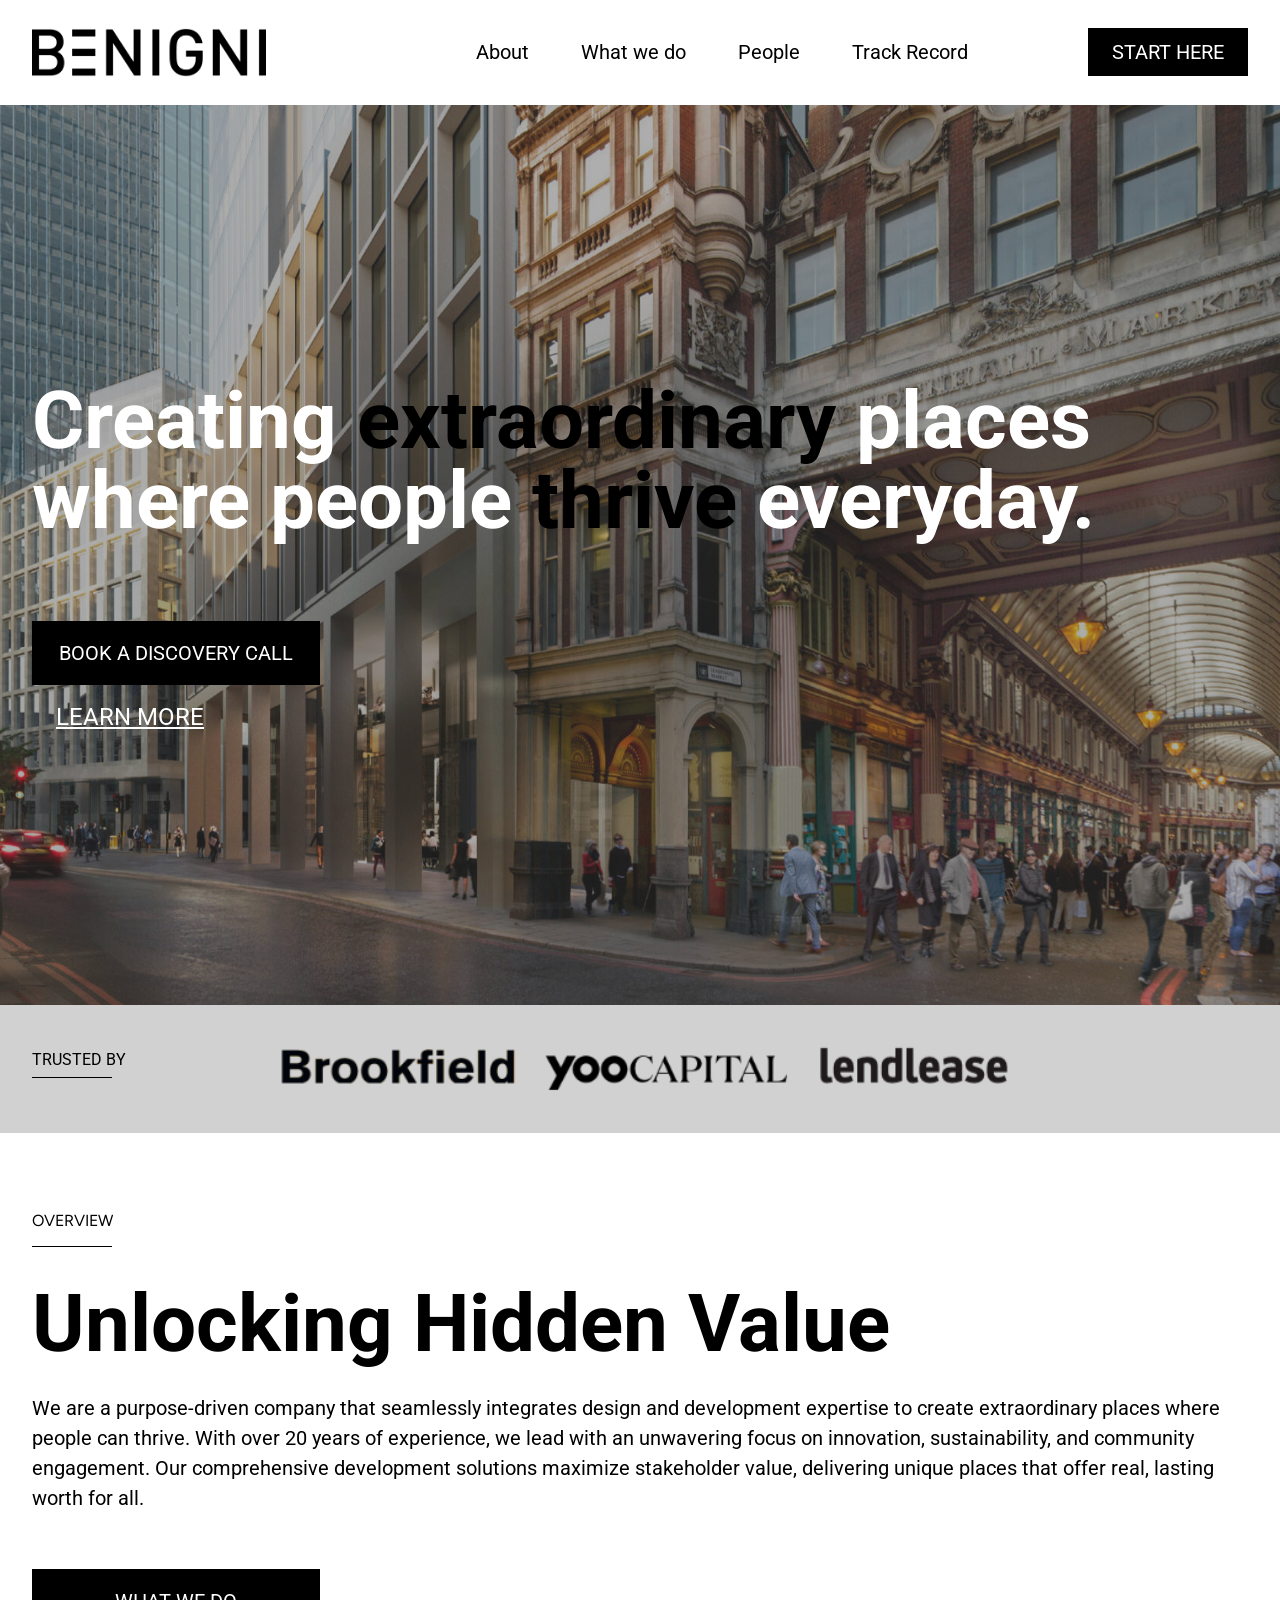
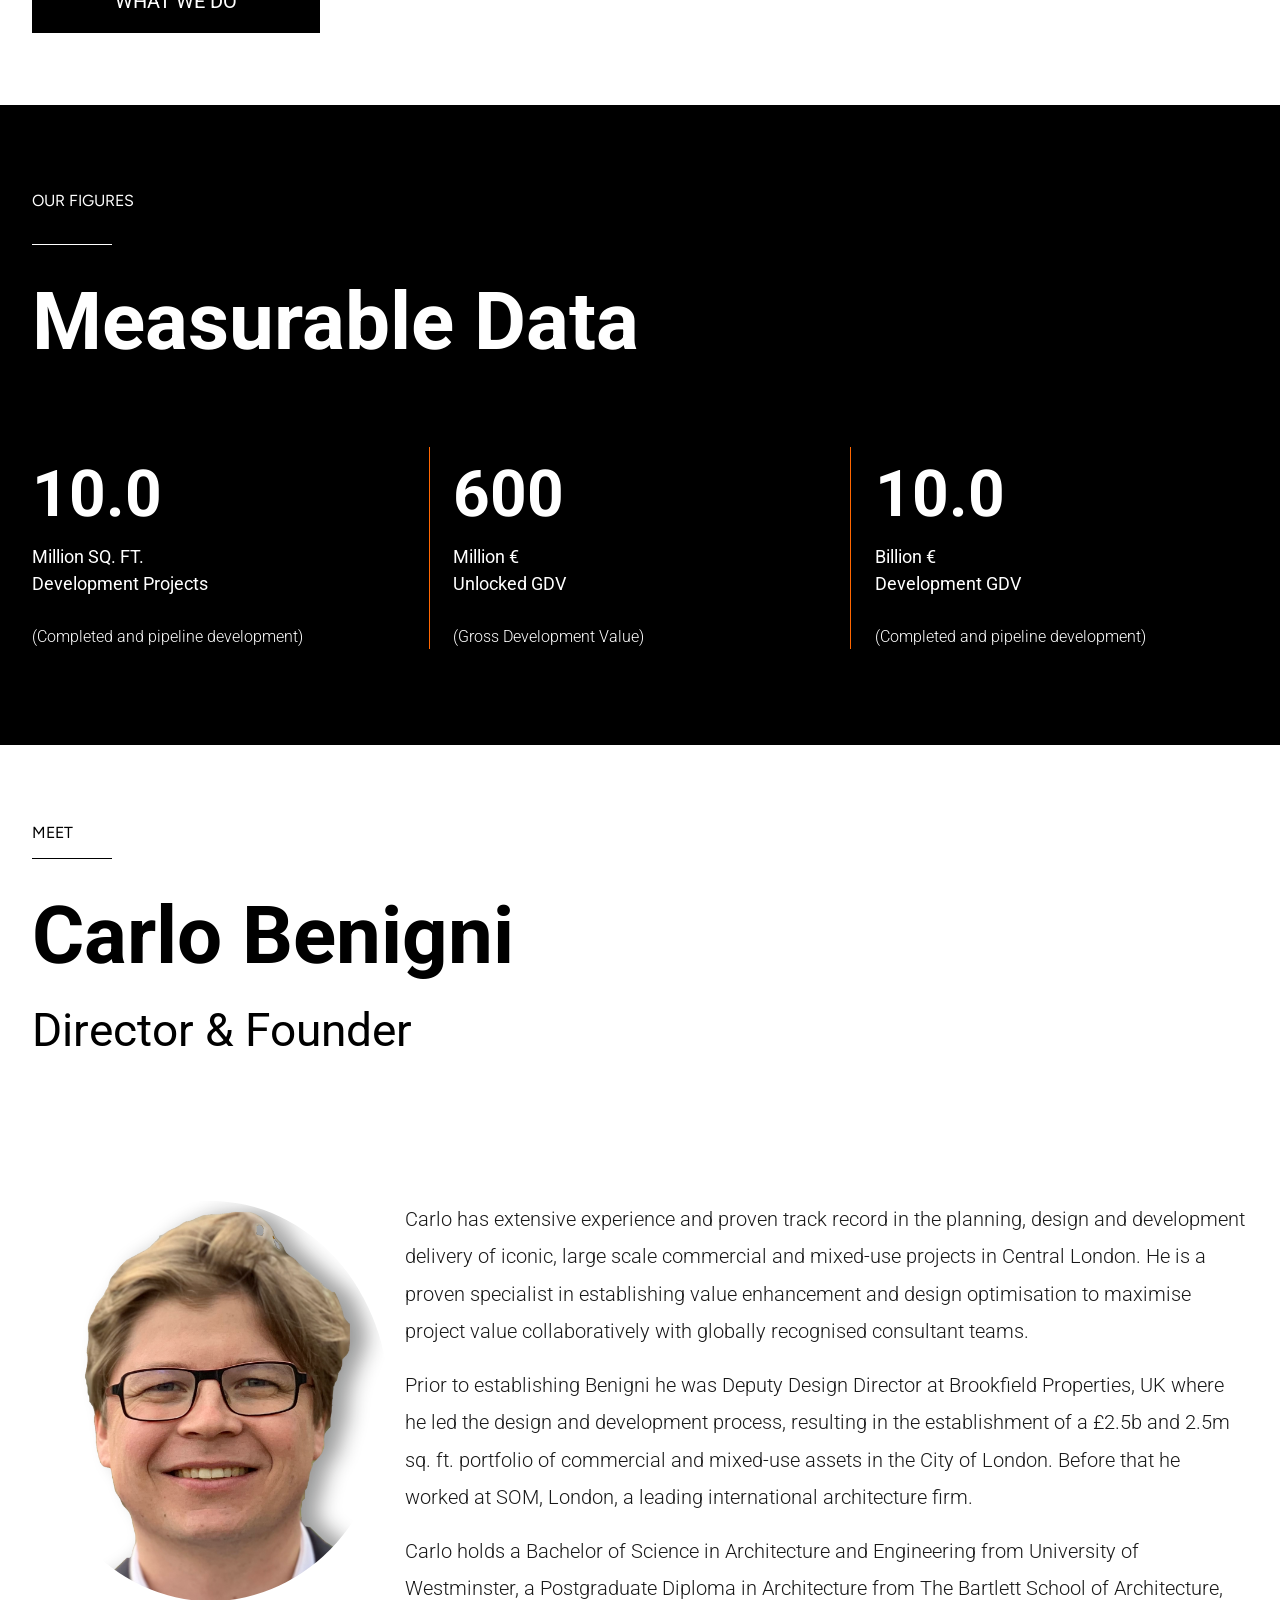
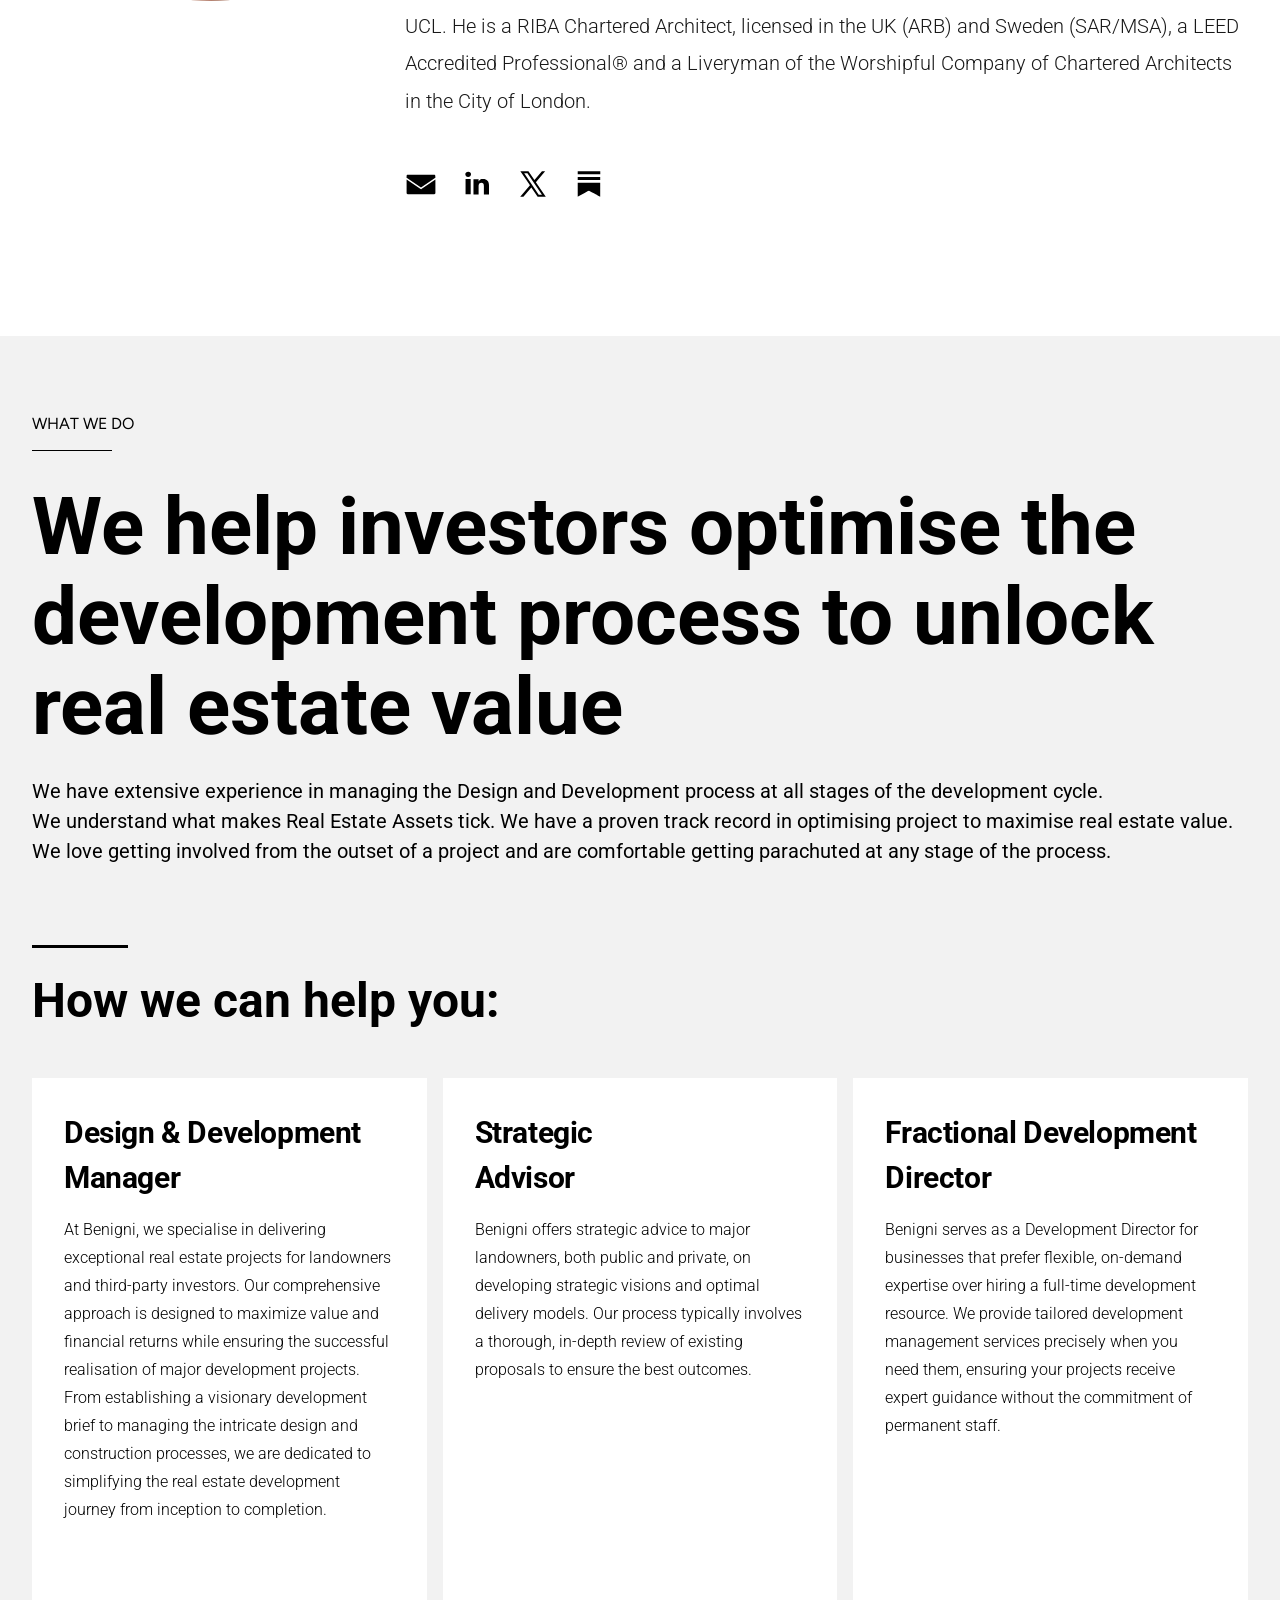
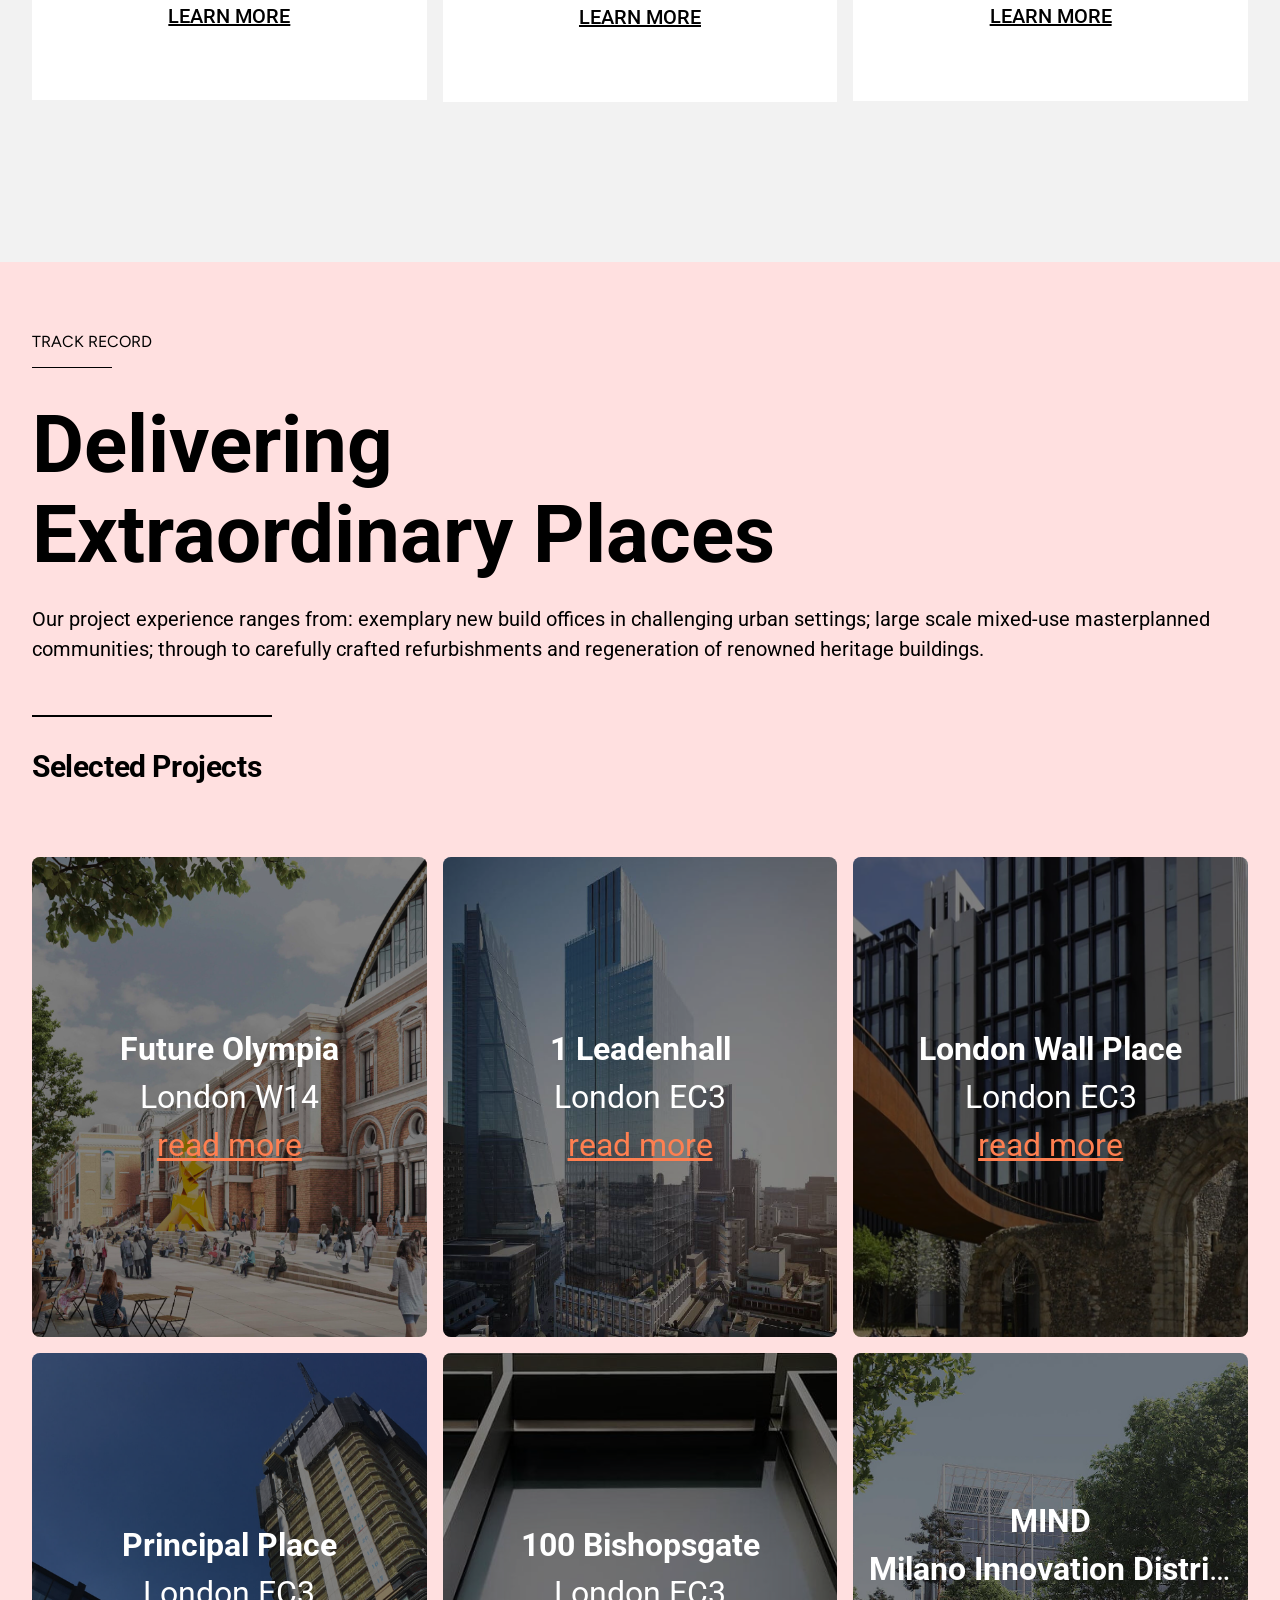
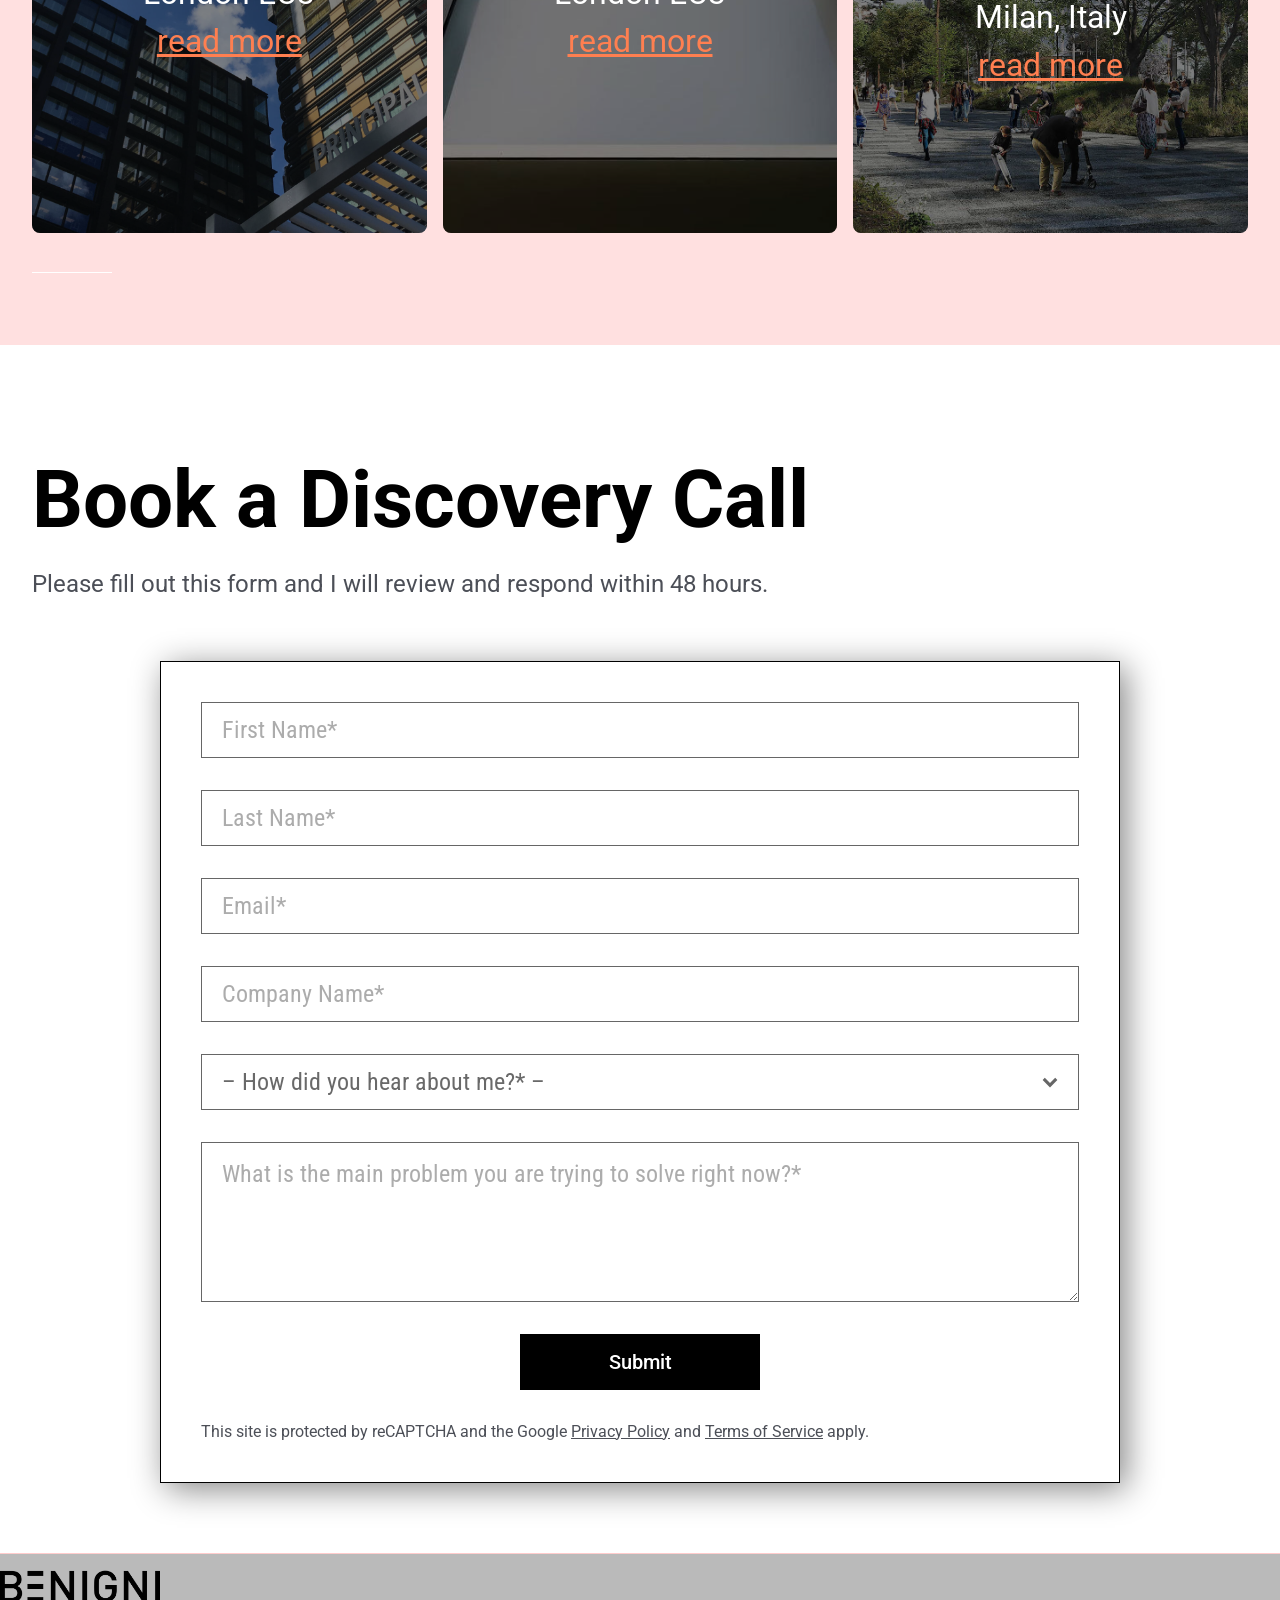
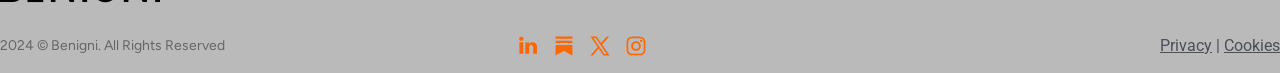
<file: References/carrd-benigni--intelligent-development-20260325/index.html>
<!DOCTYPE HTML>
<html lang="en">
	<head>
		<title>Benigni | Intelligent Development</title>
		<meta charset="utf-8" />
		<meta name="viewport" content="width=device-width,initial-scale=1" />
		<meta name="color-scheme" content="light only" />
		<meta name="description" content="www.benigni.co" />
		<link href="https://fonts.googleapis.com/css2?display=swap&family=Roboto:ital,wght@0,300;0,400;0,500;0,700;0,900;1,300;1,400;1,500;1,700;1,900&family=Figtree:ital,wght@0,400;0,500;0,600;0,700;0,900;1,400;1,500;1,600;1,700;1,900&family=Roboto+Condensed:ital,wght@0,400;0,700;1,400;1,700&family=DM+Sans:ital,wght@0,400;0,700;1,400;1,700" rel="stylesheet" type="text/css" />
		<link rel="stylesheet" href="assets/main.css" />
		<noscript><link rel="stylesheet" href="assets/noscript.css" /></noscript>
	</head>
	<body class="is-loading">
		<div class="site-wrapper">
			<div class="site-main">
				<div class="inner">
					<header id="header">
						<div id="container01" class="container-component instance-1 columns full screen">
							<div class="wrapper">
								<div class="inner">
									<div>
										<div id="image07" class="image-component instance-7" data-visibility="desktop" data-position="center">
											<a href="#home" class="frame"><img src="assets/images/image07.png" alt="" /></a>
										</div>
									</div>
									<div>
										<ul id="buttons05" class="buttons-component instance-5" data-visibility="desktop">
											<li>
												<a href="#overview" class="n01" role="button">About</a>
											</li><li>
												<a href="#what-we-do" class="n02" role="button">What we do</a>
											</li><li>
												<a href="#people" class="n03" role="button">People</a>
											</li><li>
												<a href="#track-record" class="n04" role="button">Track Record</a>
											</li>
										</ul>
										<div id="image04" class="image-component instance-4" data-visibility="mobile" data-position="center">
											<a href="#home" class="frame"><img src="assets/images/image04.png" alt="" /></a>
										</div>
									</div>
									<div>
										<ul id="icons04" class="icons-component instance-4 style-1" data-visibility="mobile">
											<li>
												<a class="n01" href="#menu" role="button">
													<svg aria-labelledby="icons04-icon-1-title"><title id="icons04-icon-1-title">Menu</title><use xlink:href="assets/icons.svg#menu-light"></use></svg>
													<span class="label">Menu</span>
												</a>
											</li>
										</ul>
										<ul id="buttons03" class="buttons-component instance-3" data-visibility="desktop">
											<li>
												<a href="#discoveryform" class="n01" role="button">Start Here</a>
											</li>
										</ul>
									</div>
								</div>
							</div>
						</div>
					</header>
					<section id="home-section">
						<div id="container02" class="container-component instance-2 default full screen">
							<div class="wrapper">
								<div class="inner">
									<h1 id="text49" class="text-component instance-49" data-visibility="desktop">Creating <mark>extraordinary</mark> places where people <mark>thrive</mark> everyday.</h1>
									<h1 id="text03" class="text-component instance-3" data-visibility="mobile">Creating <mark>extraordinary</mark> places where<br>people <mark>thrive</mark> everyday</h1>
									<ul id="buttons12" class="buttons-component instance-12 style-1" data-visibility="desktop">
										<li>
											<a href="#discoveryform" class="n01" role="button">Book a Discovery Call</a>
										</li>
									</ul>
									<ul id="buttons07" class="buttons-component instance-7" data-visibility="mobile">
										<li>
											<a href="#discoveryform" class="n01" role="button">Book a Discovery Call</a>
										</li>
									</ul>
									<p id="text08" class="text-component instance-8"><a href="#overview">Learn More</a></p>
								</div>
							</div>
						</div>
						<div id="container41" data-scroll-id="overview" data-scroll-behavior="default" data-scroll-offset="0" data-scroll-speed="3" class="container-component instance-41 columns full screen">
							<div class="wrapper">
								<div class="inner">
									<div>
										<p id="text158" class="text-component instance-158">Trusted by</p>
										<hr id="divider29" class="divider-component instance-29">
									</div>
									<div>
										<div id="image10" class="image-component instance-10" data-position="center">
											<span class="frame"><img src="assets/images/image10.png" alt="" /></span>
										</div>
									</div>
								</div>
							</div>
						</div>
						<div id="container17" data-scroll-id="overview" data-scroll-behavior="default" data-scroll-offset="0" data-scroll-speed="3" class="container-component instance-17 default full screen">
							<div class="wrapper">
								<div class="inner">
									<p id="text50" class="text-component instance-50">OVERVIEW</p>
									<hr id="divider69" class="divider-component instance-69">
									<h3 id="text51" class="text-component instance-51 style-9">Unlocking Hidden Value</h3>
									<p id="text06" class="text-component instance-6 style-10">We are a purpose-driven company that seamlessly integrates design and development expertise to create extraordinary places where people can thrive. With over 20 years of experience, we lead with an unwavering focus on innovation, sustainability, and community engagement. Our comprehensive development solutions maximize stakeholder value, delivering unique places that offer real, lasting worth for all.</p>
									<hr id="divider03" class="divider-component instance-3">
									<ul id="buttons11" class="buttons-component instance-11 style-1" data-visibility="desktop">
										<li>
											<a href="#what-we-do" class="n01" role="button">WHAT WE DO</a>
										</li>
									</ul>
								</div>
							</div>
						</div>
						<div id="container18" class="container-component instance-18 default full screen">
							<div class="wrapper">
								<div class="inner">
									<p id="text52" class="text-component instance-52">OUR FIGURES</p>
									<hr id="divider27" class="divider-component instance-27">
									<h3 id="text53" class="text-component instance-53 style-15">Measurable Data</h3>
								</div>
							</div>
						</div>
						<div id="container19" class="container-component instance-19 columns full screen">
							<div class="wrapper">
								<div class="inner">
									<div>
										<p id="text54" class="text-component instance-54 style-16">10.0</p>
										<p id="text55" class="text-component instance-55 style-7"><span class="p">Million SQ. FT.<br />Development Projects</span></p>
										<p id="text59" class="text-component instance-59 style-8">(Completed and pipeline development)</p>
									</div>
									<div>
										<p id="text57" class="text-component instance-57 style-16">600</p>
										<p id="text58" class="text-component instance-58 style-7"><span class="p">Million €<br />Unlocked GDV</span></p>
										<p id="text56" class="text-component instance-56 style-8">(Gross Development Value)</p>
									</div>
									<div>
										<p id="text60" class="text-component instance-60 style-16">10.0</p>
										<p id="text62" class="text-component instance-62 style-7"><span class="p">Billion €<br />Development GDV</span></p>
										<p id="text64" class="text-component instance-64 style-8">(Completed and pipeline development)</p>
									</div>
								</div>
							</div>
						</div>
						<div id="container20" class="container-component instance-20 default full screen">
							<div class="wrapper">
								<div class="inner">
									<hr id="divider100" class="divider-component instance-100">
								</div>
							</div>
						</div>
						<div id="container36" data-scroll-id="people" data-scroll-behavior="default" data-scroll-offset="0" data-scroll-speed="3" class="container-component instance-36 default full screen">
							<div class="wrapper">
								<div class="inner">
									<p id="text153" class="text-component instance-153">MEET</p>
									<hr id="divider56" class="divider-component instance-56">
									<h3 id="text155" class="text-component instance-155 style-9">Carlo Benigni</h3>
									<h3 id="text72" class="text-component instance-72">Director &amp; Founder</h3>
								</div>
							</div>
						</div>
						<div id="container35" class="container-component instance-35 columns full screen">
							<div class="wrapper">
								<div class="inner">
									<div>
										<div id="image02" class="image-component instance-2">
											<a href="#home" class="frame deferred"><img src="[data-uri]%2BPC9zdmc%2B" data-src="assets/images/image02.png" alt="" /></a>
										</div>
									</div>
									<div>
										<p id="text154" class="text-component instance-154 style-3"><span class="p">Carlo has extensive experience and proven track record in the planning, design and development delivery of iconic, large scale commercial and mixed-use projects in Central London. He is a proven specialist in establishing value enhancement and design optimisation to maximise project value collaboratively with globally recognised consultant teams.</span><span class="p">Prior to establishing Benigni he was Deputy Design Director at Brookfield Properties, UK where he led the design and development process, resulting in the establishment of a £2.5b and 2.5m sq. ft. portfolio of commercial and mixed-use assets in the City of London. Before that he worked at SOM, London, a leading international architecture firm.</span><span class="p">Carlo holds a Bachelor of Science in Architecture and Engineering from University of Westminster, a Postgraduate Diploma in Architecture from The Bartlett School of Architecture, UCL. He is a RIBA Chartered Architect, licensed in the UK (ARB) and Sweden (SAR/MSA), a LEED Accredited Professional® and a Liveryman of the Worshipful Company of Chartered Architects in the City of London.</span></p>
										<ul id="icons03" class="icons-component instance-3">
											<li>
												<a class="n01" href="mailto:carlo@benigni.co" role="button">
													<svg aria-labelledby="icons03-icon-1-title"><title id="icons03-icon-1-title">Email</title><use xlink:href="assets/icons.svg#email"></use></svg>
													<span class="label">Email</span>
												</a>
											</li><li>
												<a class="n02" href="#" role="button">
													<svg aria-labelledby="icons03-icon-2-title"><title id="icons03-icon-2-title">LinkedIn</title><use xlink:href="assets/icons.svg#linkedin"></use></svg>
													<span class="label">LinkedIn</span>
												</a>
											</li><li>
												<a class="n03" href="#" role="button">
													<svg aria-labelledby="icons03-icon-3-title"><title id="icons03-icon-3-title">X</title><use xlink:href="assets/icons.svg#x"></use></svg>
													<span class="label">X</span>
												</a>
											</li><li>
												<a class="n04" href="https://substack.com/@carlobenigni" role="button">
													<svg aria-labelledby="icons03-icon-4-title"><title id="icons03-icon-4-title">Substack</title><use xlink:href="assets/icons.svg#substack"></use></svg>
													<span class="label">Substack</span>
												</a>
											</li>
										</ul>
										<hr id="divider98" class="divider-component instance-98">
									</div>
								</div>
							</div>
						</div>
						<div id="container40" data-scroll-id="what-we-do" data-scroll-behavior="default" data-scroll-offset="0" data-scroll-speed="3" class="container-component instance-40 default full screen">
							<div class="wrapper">
								<div class="inner">
									<p id="text160" class="text-component instance-160">WHAT WE DO</p>
									<hr id="divider73" class="divider-component instance-73">
									<h3 id="text170" class="text-component instance-170 style-9">We help investors optimise the development process to unlock real estate value</h3>
									<p id="text166" class="text-component instance-166 style-10"><span class="p">We have extensive experience in managing the Design and Development process at all stages of the development cycle.<br />We understand what makes Real Estate Assets tick. We have a proven track record in optimising project to maximise real estate value.<br />We love getting involved from the outset of a project and are comfortable getting parachuted at any stage of the process.</span></p>
								</div>
							</div>
						</div>
						<div id="container42" class="container-component instance-42 default full screen">
							<div class="wrapper">
								<div class="inner">
									<hr id="divider30" class="divider-component instance-30">
									<h3 id="text161" class="text-component instance-161">How we can help you:</h3>
									<hr id="divider94" class="divider-component instance-94">
								</div>
							</div>
						</div>
						<div id="container06" class="container-component instance-6 columns full screen">
							<div class="wrapper">
								<div class="inner">
									<div>
										<p id="text04" class="text-component instance-4 style-11">Design &amp; Development Manager</p>
										<p id="text61" class="text-component instance-61 style-12">At Benigni, we specialise in delivering exceptional real estate projects for landowners and third-party investors. Our comprehensive approach is designed to maximize value and financial returns while ensuring the successful realisation of major development projects. From establishing a visionary development brief to managing the intricate design and construction processes, we are dedicated to simplifying the real estate development journey from inception to completion.</p>
										<hr id="divider82" class="divider-component instance-82">
										<p id="text10" class="text-component instance-10"><a href="#service-toolkit">LEARN MORE</a></p>
										<hr id="divider104" class="divider-component instance-104">
										<hr id="divider102" class="divider-component instance-102">
									</div>
									<div>
										<p id="text150" class="text-component instance-150 style-11"><span class="p">Strategic<br />Advisor</span></p>
										<p id="text78" class="text-component instance-78 style-12">Benigni offers strategic advice to major landowners, both public and private, on developing strategic visions and optimal delivery models. Our process typically involves a thorough, in-depth review of existing proposals to ensure the best outcomes.</p>
										<hr id="divider09" class="divider-component instance-9">
										<hr id="divider99" class="divider-component instance-99">
										<hr id="divider103" class="divider-component instance-103">
										<p id="text65" class="text-component instance-65"><a href="#discoveryform">LEARN MORE</a></p>
										<hr id="divider26" class="divider-component instance-26">
										<hr id="divider105" class="divider-component instance-105">
									</div>
									<div>
										<p id="text85" class="text-component instance-85 style-11">Fractional Development Director</p>
										<p id="text86" class="text-component instance-86 style-12">Benigni serves as a Development Director for businesses that prefer flexible, on-demand expertise over hiring a full-time development resource. We provide tailored development management services precisely when you need them, ensuring your projects receive expert guidance without the commitment of permanent staff.</p>
										<hr id="divider106" class="divider-component instance-106">
										<hr id="divider22" class="divider-component instance-22">
										<p id="text63" class="text-component instance-63"><a href="#discoveryform">LEARN MORE</a></p>
										<hr id="divider80" class="divider-component instance-80">
									</div>
								</div>
							</div>
						</div>
						<div id="container43" class="container-component instance-43 default full screen">
							<div class="wrapper">
								<div class="inner">
									<hr id="divider02" class="divider-component instance-2">
									<hr id="divider81" class="divider-component instance-81">
									<hr id="divider86" class="divider-component instance-86">
								</div>
							</div>
						</div>
						<div id="container23" data-scroll-id="track-record" data-scroll-behavior="default" data-scroll-offset="0" data-scroll-speed="3" class="container-component instance-23 default full screen">
							<div class="wrapper">
								<div class="inner">
									<p id="text71" class="text-component instance-71">TRACK RECORD</p>
									<hr id="divider28" class="divider-component instance-28">
									<h3 id="text199" class="text-component instance-199 style-9">Delivering<br>Extraordinary Places</h3>
									<p id="text73" class="text-component instance-73 style-10">Our project experience ranges from: exemplary new build offices in challenging urban settings; large scale mixed-use masterplanned communities; through to carefully crafted refurbishments and regeneration of renowned heritage buildings.</p>
									<hr id="divider20" class="divider-component instance-20">
									<hr id="divider19" class="divider-component instance-19">
									<p id="text74" class="text-component instance-74">Selected Projects</p>
									<hr id="divider62" class="divider-component instance-62">
									<div id="gallery09" class="gallery-component instance-9">
										<div class="inner">
											<ul>
												<li>
													<span class="thumbnail n01"><span class="frame deferred"><img src="[data-uri]%3D" data-src="assets/images/gallery09/cb20135f.jpg" alt="Future Olympia London W14 read more" oncontextmenu="return false;" ondragstart="return false;" onauxclick="return false;" /></span></span><div class="caption"><p><strong>Future Olympia</strong><br>London W14<br><span style="color: coral"><a href="#future-olympia">read more</a></span></p></div>
												</li><li>
													<span class="thumbnail n02"><span class="frame"><img src="assets/images/gallery09/09d642bf.jpg" alt="1 Leadenhall London EC3 read more" oncontextmenu="return false;" ondragstart="return false;" onauxclick="return false;" /></span></span><div class="caption"><p><strong>1 Leadenhall</strong><br>London EC3<br><span style="color: coral"><a href="#leadenhall">read more</a></span></p></div>
												</li><li>
													<span class="thumbnail n03"><span class="frame deferred"><img src="[data-uri]%2BPC9zdmc%2B" data-src="assets/images/gallery09/eb8fc8e4.jpg" alt="London Wall Place London EC3 read more" oncontextmenu="return false;" ondragstart="return false;" onauxclick="return false;" /></span></span><div class="caption"><p><strong>London Wall Place</strong><br>London EC3<br><span style="color: coral"><a href="#londonwallplace">read more</a></span></p></div>
												</li><li>
													<span class="thumbnail n04"><span class="frame deferred"><img src="[data-uri]%3D" data-src="assets/images/gallery09/dd8c79bb.jpg" alt="Principal Place London EC3 read more" oncontextmenu="return false;" ondragstart="return false;" onauxclick="return false;" /></span></span><div class="caption"><p><strong>Principal Place</strong><br>London EC3<br><span style="color: coral"><a href="#principalplace">read more</a></span></p></div>
												</li><li>
													<a href="#londonwallplace" class="thumbnail n05" oncontextmenu="return false;" ondragstart="return false;"><span class="frame"><img src="assets/images/gallery09/d907586a.jpg" alt="100 Bishopsgate London EC3 read more" oncontextmenu="return false;" ondragstart="return false;" /></span></a><div class="caption"><p><strong>100 Bishopsgate</strong><br>London EC3<br><span style="color: coral"><a href="#bishopsgate">read more</a></span></p></div>
												</li><li>
													<span class="thumbnail n06"><span class="frame deferred"><img src="[data-uri]%3D" data-src="assets/images/gallery09/068c079d.jpg" alt="MIND Milano Innovation District Milan, Italy read more" oncontextmenu="return false;" ondragstart="return false;" onauxclick="return false;" /></span></span><div class="caption"><p><strong>MIND</strong><br><strong>Milano Innovation District</strong><br>Milan, Italy<br><span style="color: coral"><a href="#mind">read more</a></span></p></div>
												</li>
											</ul>
										</div>
									</div>
									<hr id="divider24" class="divider-component instance-24">
								</div>
							</div>
						</div>
						<hr id="divider66" data-scroll-id="final-cta" data-scroll-behavior="default" data-scroll-offset="0" data-scroll-speed="3" class="divider-component instance-66 full screen">
						<h3 id="text156" class="text-component instance-156 style-9">Book a Discovery Call</h3>
						<p id="text168" class="text-component instance-168">Please fill out this form and I will review and respond within 48 hours.</p>
						<hr id="divider90" class="divider-component instance-90 full screen">
						<div id="container39" class="container-component instance-39 default">
							<div class="wrapper">
								<div class="inner">
									<form enctype="multipart/form-data" id="form02" method="post" action="#" class="form-component instance-2">
										<div class="inner">
											<div class="field" data-type="text">
												<input type="text" name="first-name" id="form02-first-name" placeholder="First Name*" maxlength="256" required />
											</div>
											<div class="field" data-type="text">
												<input type="text" name="last-name" id="form02-last-name" placeholder="Last Name*" maxlength="256" required />
											</div>
											<div class="field" data-type="text">
												<input type="text" name="email" id="form02-email" placeholder="Email*" maxlength="256" required />
											</div>
											<div class="field" data-type="text">
												<input type="text" name="company-name" id="form02-company-name" placeholder="Company Name*" maxlength="256" required />
											</div>
											<div class="field" data-type="select">
												<select name="how-did-you-hear-about-me" id="form02-how-did-you-hear-about-me" required>
													<option value="">&ndash; How did you hear about me?* &ndash;</option>
													<option value="value1">LinkedIn</option>
													<option value="value2">Unlocking Real Estate Value Newsletter</option>
													<option value="value3">Referral</option>
													<option value="value4">Other</option>
												</select>
											</div>
											<div class="field" data-type="textarea">
												<textarea data-gramm_editor="false" name="what-is-the-main-problem-you-are-trying-to-solve-right-now" id="form02-what-is-the-main-problem-you-are-trying-to-solve-right-now" placeholder="What is the main problem you are trying to solve right now?*" required></textarea>
											</div>
											<div class="actions">
												<button type="submit">Submit</button>
											</div>
										</div>
										<input type="hidden" name="id" value="form02" />
									</form>
									<p id="text169" class="text-component instance-169">This site is protected by reCAPTCHA and the Google <a href="https://policies.google.com/privacy">Privacy Policy</a> and <a href="https://policies.google.com/terms">Terms of Service</a> apply.</p>
								</div>
							</div>
						</div>
						<hr id="divider83" class="divider-component instance-83 full screen">
					</section>
					<section id="service-toolkit-section">
						<div id="container44" class="container-component instance-44 default full screen">
							<div class="wrapper">
								<div class="inner">
									<h3 id="text195" class="text-component instance-195 style-15">A service offer to help at any stage of the development cycle</h3>
								</div>
							</div>
						</div>
						<div id="container21" class="container-component instance-21 default full screen">
							<div class="wrapper">
								<div class="inner">
									<p id="text68" class="text-component instance-68">SERVICE TOOLKIT</p>
									<hr id="divider25" class="divider-component instance-25">
									<h3 id="text69" class="text-component instance-69 style-9">Integrated design and development</h3>
									<p id="text70" class="text-component instance-70 style-10"><span class="p">We provide strategic integrated design and development advice to investors and asset owners during the origination, planning, design and development delivery of projects.</span><span class="p">We are specialists in establishing value enhancement and design optimisation to maximise project value in collaboration with our partners, the local community, customers, high-profile architects and leading professional advisors.</span><span class="p">We work on complex commercial and mixed-use schemes, ranging from ground-up redevelopments to the repurposing and refurbishment of real estate assets.</span><span class="p">We service the full development cycle as well as providing targeted advice on specific project phases.</span></p>
								</div>
							</div>
						</div>
						<div id="container49" class="container-component instance-49 columns full screen">
							<div class="wrapper">
								<div class="inner">
									<div>
										<p id="text171" class="text-component instance-171 style-11">Genesis</p>
										<p id="text172" class="text-component instance-172 style-12">Defining the product vision and establishing the brief for the project.</p>
										<hr id="divider74" class="divider-component instance-74 style-2">
										<p id="text173" class="text-component instance-173 style-13">Research</p>
										<p id="text174" class="text-component instance-174 style-12">Site analysis | Benchmarking | Uses &amp; trends</p>
										<p id="text175" class="text-component instance-175 style-13">Vision</p>
										<p id="text176" class="text-component instance-176 style-12">Product feasibility | Brief | Appraisal</p>
										<p id="text177" class="text-component instance-177 style-13">Building Teams</p>
										<p id="text178" class="text-component instance-178 style-12">Selection | Appointments | Leadership</p>
										<hr id="divider75" class="divider-component instance-75">
									</div>
									<div>
										<p id="text179" class="text-component instance-179 style-11">Design</p>
										<p id="text180" class="text-component instance-180 style-12">Establishing the design fundamentals and testing the viability of the product.</p>
										<hr id="divider76" class="divider-component instance-76 style-2">
										<p id="text181" class="text-component instance-181 style-13">Concept &amp; Scheme Design</p>
										<p id="text182" class="text-component instance-182 style-12">Product Definition | Massing | Uses</p>
										<p id="text183" class="text-component instance-183 style-13">Planning</p>
										<p id="text184" class="text-component instance-184 style-12">Strategy | Consent | Conditions</p>
										<p id="text185" class="text-component instance-185 style-13">Sales &amp; Marketing</p>
										<p id="text186" class="text-component instance-186 style-12">Tenant Engagement | Brand | Occupier Market</p>
										<hr id="divider77" class="divider-component instance-77">
									</div>
									<div>
										<p id="text187" class="text-component instance-187 style-11">Build</p>
										<p id="text188" class="text-component instance-188 style-12">Managing the processes to make the project a reality.</p>
										<hr id="divider78" class="divider-component instance-78 style-2">
										<p id="text189" class="text-component instance-189 style-13">Technical Design</p>
										<p id="text190" class="text-component instance-190 style-12">Buildability | Efficiency | Supply Chain</p>
										<p id="text191" class="text-component instance-191 style-13">Construction</p>
										<p id="text192" class="text-component instance-192 style-12">Cost Control | Quality | Risk</p>
										<p id="text193" class="text-component instance-193 style-13">Leasing</p>
										<p id="text205" class="text-component instance-205 style-12">Pre-Lettings | Agreements | Tenant</p>
										<hr id="divider79" class="divider-component instance-79">
									</div>
								</div>
							</div>
						</div>
						<div id="container10" class="container-component instance-10 default full screen">
							<div class="wrapper">
								<div class="inner">
									<hr id="divider67" class="divider-component instance-67">
									<hr id="divider31" class="divider-component instance-31">
									<ul id="buttons10" class="buttons-component instance-10" data-visibility="desktop">
										<li>
											<a href="#discoveryform" class="n01" role="button">Book a Discovery Call</a>
										</li>
									</ul>
									<hr id="divider65" class="divider-component instance-65">
									<hr id="divider71" class="divider-component instance-71">
									<hr id="divider68" class="divider-component instance-68">
								</div>
							</div>
						</div>
					</section>
					<section id="discoveryform-section">
						<hr id="divider88" class="divider-component instance-88 full screen">
						<div id="container46" class="container-component instance-46 default">
							<div class="wrapper">
								<div class="inner">
									<ul id="icons01" class="icons-component instance-1 style-1">
										<li>
											<a class="n01" onclick="history.back();" role="button">
												<svg aria-labelledby="icons01-icon-1-title"><title id="icons01-icon-1-title">Cancel</title><use xlink:href="assets/icons.svg#cancel-light"></use></svg>
												<span class="label">Cancel</span>
											</a>
										</li>
									</ul>
									<div id="image08" class="image-component instance-8" data-position="center">
										<a href="#home" class="frame"><img src="assets/images/image08.png" alt="" /></a>
									</div>
									<h1 id="text151" class="text-component instance-151">Discovery Call Form</h1>
									<p id="text194" class="text-component instance-194">Please fill out this form and I will review and respond within 48 hours.</p>
									<hr id="divider87" class="divider-component instance-87">
									<form enctype="multipart/form-data" id="form01" method="post" action="#" class="form-component instance-1">
										<div class="inner">
											<div class="field" data-type="text">
												<input type="text" name="first-name" id="form01-first-name" placeholder="First Name*" maxlength="256" required />
											</div>
											<div class="field" data-type="text">
												<input type="text" name="last-name" id="form01-last-name" placeholder="Last Name*" maxlength="256" required />
											</div>
											<div class="field" data-type="text">
												<input type="text" name="email" id="form01-email" placeholder="Email*" maxlength="256" required />
											</div>
											<div class="field" data-type="text">
												<input type="text" name="company-name" id="form01-company-name" placeholder="Company Name*" maxlength="256" required />
											</div>
											<div class="field" data-type="select">
												<select name="how-did-you-hear-about-me" id="form01-how-did-you-hear-about-me" required>
													<option value="">&ndash; How did you hear about me?* &ndash;</option>
													<option value="value1">LinkedIn</option>
													<option value="value2">Unlocking Real Estate Value Newsletter</option>
													<option value="value3">Referral</option>
													<option value="value4">Other</option>
												</select>
											</div>
											<div class="field" data-type="textarea">
												<textarea data-gramm_editor="false" name="what-is-the-main-problem-you-are-trying-to-solve-right-now" id="form01-what-is-the-main-problem-you-are-trying-to-solve-right-now" placeholder="What is the main problem you are trying to solve right now?*" required></textarea>
											</div>
											<div class="actions">
												<button type="submit">Submit</button>
											</div>
										</div>
										<input type="hidden" name="id" value="form01" />
									</form>
									<p id="text198" class="text-component instance-198">This site is protected by reCAPTCHA and the Google <a href="https://policies.google.com/privacy">Privacy Policy</a> and <a href="https://policies.google.com/terms">Terms of Service</a> apply.</p>
								</div>
							</div>
						</div>
						<hr id="divider84" class="divider-component instance-84 full screen">
					</section>
					<section id="thankyou-section">
						<div id="container38" class="container-component instance-38 default">
							<div class="wrapper">
								<div class="inner">
									<ul id="icons05" class="icons-component instance-5 style-1">
										<li>
											<a class="n01" onclick="history.back();" role="button">
												<svg aria-labelledby="icons05-icon-1-title"><title id="icons05-icon-1-title">Cancel</title><use xlink:href="assets/icons.svg#cancel-light"></use></svg>
												<span class="label">Cancel</span>
											</a>
										</li>
									</ul>
									<div id="image01" class="image-component instance-1" data-position="center">
										<a href="#home" class="frame"><img src="assets/images/image01.png" alt="" /></a>
									</div>
									<p id="text164" class="text-component instance-164"><span class="p">Thank you for completing the form.</span><span class="p">We will review the information and respond within 48 hours.</span></p>
									<ul id="buttons09" class="buttons-component instance-9">
										<li>
											<a href="#home" class="n01" role="button">Back Home</a>
										</li>
									</ul>
								</div>
							</div>
						</div>
					</section>
					<section id="team-section">
						<div id="container34" class="container-component instance-34 default full screen">
							<div class="wrapper">
								<div class="inner">
									<h2 id="text75" class="text-component instance-75 style-1">The Team</h2>
								</div>
							</div>
						</div>
						<div id="container45" class="container-component instance-45 default full screen">
							<div class="wrapper">
								<div class="inner">
									<p id="text157" class="text-component instance-157">ABOUT</p>
									<hr id="divider63" class="divider-component instance-63">
									<h3 id="text196" class="text-component instance-196 style-9">Open and Collaborative</h3>
									<p id="text197" class="text-component instance-197 style-3">We believe in open and collaborative relationships. We are able to setup quickly and work with a selected network of like-minded independent professional partners to deliver an exceptional service.</p>
								</div>
							</div>
						</div>
						<hr id="divider64" class="divider-component instance-64 full screen">
						<div id="container24" class="container-component instance-24 columns">
							<div class="wrapper">
								<div class="inner">
									<div>
										<div id="image05" class="image-component instance-5">
											<a href="#home" class="frame deferred"><img src="[data-uri]%2BPC9zdmc%2B" data-src="assets/images/image05.png" alt="" /></a>
										</div>
									</div>
									<div>
										<p id="text76" class="text-component instance-76 style-3">Carlo has extensive experience and proven track record in the planning, design and development delivery of iconic, large scale commercial and mixed-use projects in Central London.</p>
										<ul id="buttons01" class="buttons-component instance-1 style-1" data-visibility="desktop">
											<li>
												<a href="#" class="n01" role="button">Learn More</a>
											</li>
										</ul>
										<ul id="buttons02" class="buttons-component instance-2">
											<li>
												<a href="mailto:carlo@benigni.co" class="n01" role="button"><svg aria-labelledby="buttons02-icon-1-title"><title id="buttons02-icon-1-title">Email (Alt)</title><use xlink:href="assets/icons.svg#email-alt"></use></svg><span class="label">carlo@benigni.co</span></a>
											</li>
										</ul>
									</div>
								</div>
							</div>
						</div>
					</section>
					<section id="mind-section">
						<div id="gallery03" class="gallery-component instance-3 style-1 full">
							<div class="inner">
								<ul>
									<li>
										<span class="thumbnail n01"><span class="frame deferred"><img src="[data-uri]%3D" data-src="assets/images/gallery03/d193600a.jpg" alt="MIND Milan Innovation  District*" /></span></span><div class="caption"><p><strong>MIND<br>Milan Innovation <br>District</strong>*</p></div>
									</li>
								</ul>
							</div>
						</div>
						<div id="container08" class="container-component instance-8 default full screen">
							<div class="wrapper">
								<div class="inner">
									<p id="text01" class="text-component instance-1">INFO</p>
									<hr id="divider58" class="divider-component instance-58">
									<h3 id="text05" class="text-component instance-5 style-9">A city founded on the values of tomorrow</h3>
									<p id="text07" class="text-component instance-7 style-10"><span class="p">The project and masterplan of Milano Innovation District inform the vision to conceive a place on the deep merging of several vocations: <strong>an innovation hub</strong> with specialised scientific areas (Life Sciences and the City of the Future), where public and private excellences meet in dialogue with each other, attracting talents and resources. An <strong>authentic urban district</strong> that is dynamic, green, and well cared for – a common ground where 60,000 people transit every day. A new neighbourhood of Milan, an integral part of the city, designed to accommodate all the activities of a space projected into the future, from living to entertainment.</span><span class="p">At LendLease, Carlo led the development delivery of West Gate comprising 145,000 sq.m. of mixed-use new urban district.</span></p>
									<hr id="divider01" class="divider-component instance-1">
									<p id="text32" class="text-component instance-32">Services</p>
									<div id="table01" class="table-component instance-1">
										<div class="inner">
											<table>
												<tbody>
													<tr>
														<td>☑︎ Research</td>
														<td>☑︎ Vision</td>
														<td>☑︎ Planning</td>
														<td>☑︎ Technical Design</td>
														<td>☑︎ Concept Design</td>
														<td>☑︎ Sales &amp; Marketing</td>
														<td>☑︎ Leasing</td>
													</tr>
												</tbody>
											</table>
										</div>
									</div>
									<p id="text31" class="text-component instance-31">*(Project involvement when previously employed at LendLease)</p>
								</div>
							</div>
						</div>
						<div id="container13" class="container-component instance-13 default full screen">
							<div class="wrapper">
								<div class="inner">
									<p id="text34" class="text-component instance-34 style-5">CLIENT</p>
									<p id="text35" class="text-component instance-35 style-4">LendLease</p>
									<hr id="divider12" class="divider-component instance-12 style-1">
									<p id="text36" class="text-component instance-36 style-5">SECTOR</p>
									<p id="text37" class="text-component instance-37 style-4">Mixed-Use</p>
									<hr id="divider13" class="divider-component instance-13 style-1">
									<p id="text38" class="text-component instance-38 style-5">LOCATION</p>
									<p id="text39" class="text-component instance-39 style-4">Milan, Italy</p>
									<hr id="divider14" class="divider-component instance-14 style-1">
									<p id="text40" class="text-component instance-40 style-5">VALUE</p>
									<p id="text41" class="text-component instance-41 style-4">€2.6B</p>
									<hr id="divider15" class="divider-component instance-15 style-1">
									<p id="text42" class="text-component instance-42 style-5">SIZE</p>
									<p id="text43" class="text-component instance-43 style-4">5,000,000 sq.ft.</p>
									<hr id="divider16" class="divider-component instance-16 style-1">
									<p id="text44" class="text-component instance-44 style-5">STATUS</p>
									<p id="text45" class="text-component instance-45 style-4">Completion 2032</p>
									<hr id="divider17" class="divider-component instance-17 style-1">
									<p id="text46" class="text-component instance-46 style-5">ARCHITECT</p>
									<p id="text47" class="text-component instance-47 style-4">Mario Cucinella Architects + Others</p>
								</div>
							</div>
						</div>
						<div id="container14" class="container-component instance-14 default full screen">
							<div class="wrapper">
								<div class="inner">
									<hr id="divider18" class="divider-component instance-18">
								</div>
							</div>
						</div>
					</section>
					<section id="future-olympia-section">
						<div id="container05" class="container-component instance-5 default full screen">
							<div class="wrapper">
								<div class="inner">
									<div id="gallery01" class="gallery-component instance-1 style-1 full">
										<div class="inner">
											<ul>
												<li>
													<span class="thumbnail n01"><span class="frame deferred"><img src="[data-uri]%3D" data-src="assets/images/gallery01/c6a8ac73.jpg" alt="Future Olympia" /></span></span><div class="caption"><p><strong>Future Olympia</strong></p></div>
												</li>
											</ul>
										</div>
									</div>
								</div>
							</div>
						</div>
						<div id="container48" class="container-component instance-48 default full screen">
							<div class="wrapper">
								<div class="inner">
									<p id="text13" class="text-component instance-13">INFO</p>
									<hr id="divider57" class="divider-component instance-57">
									<h3 id="text15" class="text-component instance-15 style-9">Creating A New Community</h3>
									<p id="text33" class="text-component instance-33 style-10"><span class="p">A 14-acre mixed-use masterplan re-development providing a new cultural and entertainment led destination in West London, whilst preserving the 135-year-old legacy of the historical Olympia Exhibition halls. The new development will include 40,000 sq.ft. of f&amp;b retail, 2.5-acres landscaped public realm, 1500-seat Theatre, a 3,500-seat music venue, 145-keys boutique hotel, 195-keys international hotel, 550,000 sq.ft. of A-grade offices, 30,000 sq.ft. high end restaurant / live performance venue, 4-screen art house cinema, 80,000 sq.ft. creative studios, 23,000 sq.ft. exhibition space. Pre-lettings have been agreed with AEG (music venue), Hyatt (international hotel) and CitizenM (boutique hotel).</span><span class="p">Benigni Ltd provided a range of Design and Development advisory services, managing the client design process for the whole masterplan, leading value enhancement initiatives, cost control and working on a number of lease agreements for occupiers in the office, entertainment, education and hospitality sector.</span></p>
									<hr id="divider85" class="divider-component instance-85">
									<p id="text66" class="text-component instance-66">Services</p>
									<div id="table06" class="table-component instance-6">
										<div class="inner">
											<table>
												<tbody>
													<tr>
														<td>☑︎ Building Teams</td>
														<td>☑︎ Concept Design</td>
														<td>☑︎ Planning</td>
														<td>☑︎ Technical Design</td>
														<td>☑︎ Construction</td>
														<td>☑︎ Leasing</td>
													</tr>
												</tbody>
											</table>
										</div>
									</div>
									<p id="text67" class="text-component instance-67">(images courtesy of Olympia and Wearenarrativ)</p>
								</div>
							</div>
						</div>
						<div id="container50" class="container-component instance-50 default full screen">
							<div class="wrapper">
								<div class="inner">
									<p id="text79" class="text-component instance-79 style-5">CLIENT</p>
									<p id="text80" class="text-component instance-80 style-4">Yoo Capital / DFI</p>
									<hr id="divider89" class="divider-component instance-89 style-1">
									<p id="text81" class="text-component instance-81 style-5">SECTOR</p>
									<p id="text82" class="text-component instance-82 style-4">Mixed-Use</p>
									<hr id="divider91" class="divider-component instance-91 style-1">
									<p id="text83" class="text-component instance-83 style-5">LOCATION</p>
									<p id="text84" class="text-component instance-84 style-4">London</p>
									<hr id="divider92" class="divider-component instance-92 style-1">
									<p id="text87" class="text-component instance-87 style-5">VALUE</p>
									<p id="text88" class="text-component instance-88 style-4">£2B</p>
									<hr id="divider93" class="divider-component instance-93 style-1">
									<p id="text89" class="text-component instance-89 style-5">SIZE</p>
									<p id="text90" class="text-component instance-90 style-4">2,000,000 sq.ft.</p>
									<hr id="divider95" class="divider-component instance-95 style-1">
									<p id="text91" class="text-component instance-91 style-5">STATUS</p>
									<p id="text92" class="text-component instance-92 style-4">Completion 2025</p>
									<hr id="divider96" class="divider-component instance-96 style-1">
									<p id="text167" class="text-component instance-167 style-5">ARCHITECT</p>
									<p id="text200" class="text-component instance-200 style-4">SPPARC / Heatherwick Studio</p>
								</div>
							</div>
						</div>
						<div id="container51" class="container-component instance-51 default full screen">
							<div class="wrapper">
								<div class="inner">
									<hr id="divider97" class="divider-component instance-97">
									<div id="gallery02" class="gallery-component instance-2 full">
										<div class="inner">
											<ul>
												<li>
													<span class="thumbnail n01"><span class="frame deferred"><img src="[data-uri]%3D" data-src="assets/images/gallery02/ffc7d6ab.jpg" alt="Image 1" title="Image 1" /></span></span>
												</li><li>
													<span class="thumbnail n02"><span class="frame deferred"><img src="[data-uri]%2BPHJlY3QgZmlsbD0iIzNlMzk0NSIgd2lkdGg9IjEwMCUiIGhlaWdodD0iMTAwJSIvPjwvc3ZnPg%3D%3D" data-src="assets/images/gallery02/a5766345.jpg" alt="Untitled" title="Untitled" /></span></span>
												</li><li>
													<span class="thumbnail n03"><span class="frame deferred"><img src="[data-uri]%2BPHJlY3QgZmlsbD0iIzYzNjU2NyIgd2lkdGg9IjEwMCUiIGhlaWdodD0iMTAwJSIvPjwvc3ZnPg%3D%3D" data-src="assets/images/gallery02/f92f1e24.jpg" alt="Untitled" title="Untitled" /></span></span>
												</li>
											</ul>
										</div>
									</div>
									<hr id="divider101" class="divider-component instance-101">
								</div>
							</div>
						</div>
					</section>
					<section id="leadenhall-section">
						<div id="container11" class="container-component instance-11 default full screen">
							<div class="wrapper">
								<div class="inner">
									<div id="gallery06" class="gallery-component instance-6 style-1 full">
										<div class="inner">
											<ul>
												<li>
													<span class="thumbnail n01"><span class="frame deferred"><img src="[data-uri]%2BPC9zdmc%2B" data-src="assets/images/gallery06/15d4b49f.jpg" alt="1 Leadenhall*" /></span></span><div class="caption"><p><strong>1 Leadenhall</strong>*</p></div>
												</li>
											</ul>
										</div>
									</div>
								</div>
							</div>
						</div>
						<div id="container22" class="container-component instance-22 default full screen">
							<div class="wrapper">
								<div class="inner">
									<p id="text93" class="text-component instance-93">INFO</p>
									<hr id="divider59" class="divider-component instance-59">
									<h3 id="text94" class="text-component instance-94 style-9">Contemporary meets history</h3>
									<p id="text95" class="text-component instance-95 style-10"><span class="p">Planning consent received to demolish an existing 7-storey building to build a 36-storey office tower in the heart of the City of London’s insurance district. The development includes 28,000 sq.ft. of retail and a free public terrace offering views across the listed Leadenhall Market. Strip out and demolition of the existing building is ongoing and a 200,000 sq.ft. pre-let signed with Latham&amp;/Watkins. Provided feasibility, development appraisal, appointed core consultant team, product vision, project brief, planning consent and value optimisation studies.</span><span class="p">At Brookfield Properties UK, Carlo led the development feasibility and the design process, leading to achieving two successful planning consents that will increase the value of the site by an additional 300,000 sq.ft.</span></p>
									<hr id="divider32" class="divider-component instance-32">
									<p id="text96" class="text-component instance-96">Services</p>
									<div id="table03" class="table-component instance-3">
										<div class="inner">
											<table>
												<tbody>
													<tr>
														<td>☑︎ Research</td>
														<td>☑︎ Vision</td>
														<td>☑︎ Building Teams</td>
														<td>☑︎ Planning</td>
														<td>☑︎ Concept Design</td>
														<td>☑︎ Sales &amp; Marketing</td>
														<td>☑︎ Technical Design</td>
														<td>☑︎ Leasing</td>
													</tr>
												</tbody>
											</table>
										</div>
									</div>
									<p id="text97" class="text-component instance-97">*(Project involvement when previously employed at Brookfield Properties UK)</p>
								</div>
							</div>
						</div>
						<div id="container26" class="container-component instance-26 default full screen">
							<div class="wrapper">
								<div class="inner">
									<p id="text98" class="text-component instance-98 style-5">SIZE</p>
									<p id="text99" class="text-component instance-99 style-4">400,000 sq.ft.</p>
									<hr id="divider33" class="divider-component instance-33 style-1">
									<p id="text100" class="text-component instance-100 style-5">STATUS</p>
									<p id="text101" class="text-component instance-101 style-4">Completion 2026</p>
									<hr id="divider34" class="divider-component instance-34 style-1">
									<p id="text102" class="text-component instance-102 style-5">ARCHITECT</p>
									<p id="text103" class="text-component instance-103 style-4">Make</p>
									<hr id="divider35" class="divider-component instance-35 style-1">
									<p id="text104" class="text-component instance-104 style-5">CLIENT</p>
									<p id="text105" class="text-component instance-105 style-4">Brookfield Properties</p>
									<hr id="divider36" class="divider-component instance-36 style-1">
									<p id="text106" class="text-component instance-106 style-5">SECTOR</p>
									<p id="text107" class="text-component instance-107 style-4">Mixed-Use</p>
									<hr id="divider37" class="divider-component instance-37 style-1">
									<p id="text108" class="text-component instance-108 style-5">LOCATION</p>
									<p id="text109" class="text-component instance-109 style-4">London</p>
									<hr id="divider38" class="divider-component instance-38 style-1">
									<p id="text110" class="text-component instance-110 style-5">VALUE</p>
									<p id="text111" class="text-component instance-111 style-4">£600M</p>
								</div>
							</div>
						</div>
						<div id="container27" class="container-component instance-27 default full screen">
							<div class="wrapper">
								<div class="inner">
									<hr id="divider39" class="divider-component instance-39">
								</div>
							</div>
						</div>
					</section>
					<section id="londonwallplace-section">
						<div id="gallery10" class="gallery-component instance-10 style-1 full">
							<div class="inner">
								<ul>
									<li>
										<span class="thumbnail n01"><span class="frame deferred"><img src="[data-uri]%2BPC9zdmc%2B" data-src="assets/images/gallery10/7535c197.jpg" alt="London Wall Place*" /></span></span><div class="caption"><p><strong>London Wall Place</strong>*</p></div>
									</li>
								</ul>
							</div>
						</div>
						<div id="container28" class="container-component instance-28 default full screen">
							<div class="wrapper">
								<div class="inner">
									<p id="text112" class="text-component instance-112">INFO</p>
									<hr id="divider60" class="divider-component instance-60">
									<h3 id="text113" class="text-component instance-113 style-9">Green Space for the City</h3>
									<p id="text114" class="text-component instance-114 style-10"><span class="p">London Wall Place is a new commercial destination in the city, offering an acre of new landscaped public realm set between two award winning office buildings (1 &amp; 2 London Wall Place) totalling 500,000 sq.ft. designed by leading architects Make. 1 London Wall Place pre-leased entirely to Schroders (300,000 sq.ft.) and 2 London Wall Place pre-leased to Cleary Gottlieb (50,000 sq.ft.).</span><span class="p">At Brookfield Properties UK, Carlo provided a post-acquisition due diligence review and subsequently led the client design process through to final handover to the tenant team.</span></p>
									<hr id="divider40" class="divider-component instance-40">
									<p id="text115" class="text-component instance-115">Services</p>
									<div id="table02" class="table-component instance-2">
										<div class="inner">
											<table>
												<tbody>
													<tr>
														<td>☑︎ Research</td>
														<td>☑︎ Vision</td>
														<td>☑︎ Building Teams</td>
														<td>☑︎ Planning</td>
														<td>☑︎ Concept Design</td>
														<td>☑︎ Sales &amp; Marketing</td>
														<td>☑︎ Technical Design</td>
														<td>☑︎ Leasing</td>
													</tr>
												</tbody>
											</table>
										</div>
									</div>
									<p id="text116" class="text-component instance-116">*(Project involvement when previously employed at Brookfield Properties UK)</p>
								</div>
							</div>
						</div>
						<div id="container29" class="container-component instance-29 default full screen">
							<div class="wrapper">
								<div class="inner">
									<p id="text117" class="text-component instance-117 style-5">SIZE</p>
									<p id="text118" class="text-component instance-118 style-4">500,000 sq.ft.</p>
									<hr id="divider41" class="divider-component instance-41 style-1">
									<p id="text119" class="text-component instance-119 style-5">STATUS</p>
									<p id="text120" class="text-component instance-120 style-4">Completed</p>
									<hr id="divider42" class="divider-component instance-42 style-1">
									<p id="text121" class="text-component instance-121 style-5">ARCHITECT</p>
									<p id="text122" class="text-component instance-122 style-4">Make</p>
									<hr id="divider43" class="divider-component instance-43 style-1">
									<p id="text123" class="text-component instance-123 style-5">CLIENT</p>
									<p id="text124" class="text-component instance-124 style-4">Brookfield Properties</p>
									<hr id="divider44" class="divider-component instance-44 style-1">
									<p id="text125" class="text-component instance-125 style-5">SECTOR</p>
									<p id="text126" class="text-component instance-126 style-4">Office</p>
									<hr id="divider45" class="divider-component instance-45 style-1">
									<p id="text127" class="text-component instance-127 style-5">LOCATION</p>
									<p id="text128" class="text-component instance-128 style-4">London</p>
									<hr id="divider46" class="divider-component instance-46 style-1">
									<p id="text129" class="text-component instance-129 style-5">VALUE</p>
									<p id="text130" class="text-component instance-130 style-4">£750M</p>
								</div>
							</div>
						</div>
						<div id="container25" class="container-component instance-25 default full screen">
							<div class="wrapper">
								<div class="inner">
									<hr id="divider21" class="divider-component instance-21">
								</div>
							</div>
						</div>
					</section>
					<section id="principalplace-section">
						<div id="gallery11" class="gallery-component instance-11 style-1 full">
							<div class="inner">
								<ul>
									<li>
										<span class="thumbnail n01"><span class="frame deferred"><img src="[data-uri]%2BPC9zdmc%2B" data-src="assets/images/gallery11/c4f246ec.jpg" alt="Principal Place*" /></span></span><div class="caption"><p><strong>Principal Place</strong>*</p></div>
									</li>
								</ul>
							</div>
						</div>
						<div id="container33" class="container-component instance-33 default full screen">
							<div class="wrapper">
								<div class="inner">
									<p id="text145" class="text-component instance-145">INFO</p>
									<hr id="divider61" class="divider-component instance-61">
									<h3 id="text146" class="text-component instance-146 style-9">The unsquare mile</h3>
									<p id="text147" class="text-component instance-147 style-10"><span class="p">15-storey office building, providing Grade-A space with office floorplates of c.44,000 sq.ft. Building pre-leased in its entirety to Amazon, who took occupation in 2017. The development includes 20,000 sq.ft. of retail and a half-acre public piazza.</span><span class="p">At Brookfield Carlo provided pre-acquisition design due diligence and managed the design process leading to the establishment of a completely repositioned scheme to target the TMT occupier market.</span></p>
									<hr id="divider55" class="divider-component instance-55">
									<p id="text148" class="text-component instance-148">Services</p>
									<div id="table05" class="table-component instance-5">
										<div class="inner">
											<table>
												<tbody>
													<tr>
														<td>☑︎ Research</td>
														<td>☑︎ Vision</td>
														<td>☑︎ Planning</td>
														<td>☑︎ Technical Design</td>
													</tr>
												</tbody>
											</table>
										</div>
									</div>
									<p id="text149" class="text-component instance-149">*(Project involvement when previously employed at Brookfield Properties UK)</p>
								</div>
							</div>
						</div>
						<div id="container32" class="container-component instance-32 default full screen">
							<div class="wrapper">
								<div class="inner">
									<p id="text131" class="text-component instance-131 style-5">SIZE</p>
									<p id="text132" class="text-component instance-132 style-4">600,000 sq.ft.</p>
									<hr id="divider49" class="divider-component instance-49 style-1">
									<p id="text133" class="text-component instance-133 style-5">STATUS</p>
									<p id="text134" class="text-component instance-134 style-4">Completed 2018</p>
									<hr id="divider50" class="divider-component instance-50 style-1">
									<p id="text135" class="text-component instance-135 style-5">ARCHITECT</p>
									<p id="text136" class="text-component instance-136 style-4">Foster + Partners</p>
									<hr id="divider51" class="divider-component instance-51 style-1">
									<p id="text137" class="text-component instance-137 style-5">CLIENT</p>
									<p id="text138" class="text-component instance-138 style-4">Brookfield Properties</p>
									<hr id="divider52" class="divider-component instance-52 style-1">
									<p id="text139" class="text-component instance-139 style-5">SECTOR</p>
									<p id="text140" class="text-component instance-140 style-4">Office</p>
									<hr id="divider53" class="divider-component instance-53 style-1">
									<p id="text141" class="text-component instance-141 style-5">LOCATION</p>
									<p id="text142" class="text-component instance-142 style-4">London</p>
									<hr id="divider54" class="divider-component instance-54 style-1">
									<p id="text143" class="text-component instance-143 style-5">VALUE</p>
									<p id="text144" class="text-component instance-144 style-4">£750M</p>
								</div>
							</div>
						</div>
						<div id="container31" class="container-component instance-31 default full screen">
							<div class="wrapper">
								<div class="inner">
									<hr id="divider48" class="divider-component instance-48">
								</div>
							</div>
						</div>
					</section>
					<section id="bishopsgate-section">
						<div id="gallery04" class="gallery-component instance-4 style-1 full">
							<div class="inner">
								<ul>
									<li>
										<span class="thumbnail n01"><span class="frame deferred"><img src="[data-uri]%2BPC9zdmc%2B" data-src="assets/images/gallery04/0b317cd7.jpg" alt="100 Bishopsgate*" /></span></span><div class="caption"><p><strong>100 Bishopsgate</strong>*</p></div>
									</li>
								</ul>
							</div>
						</div>
						<div id="container12" class="container-component instance-12 default full screen">
							<div class="wrapper">
								<div class="inner">
									<p id="text09" class="text-component instance-9">INFO</p>
									<hr id="divider23" class="divider-component instance-23">
									<h3 id="text12" class="text-component instance-12 style-9">Efficient Floorplates</h3>
									<p id="text29" class="text-component instance-29 style-10"><span class="p">37-storey office tower with retail and half-acre of public space at ground level. Conceived as a best-in-class office building providing highly efficient floorplates to financial and professional services occupiers. The building is leased to leading global businesses such as The Royal Bank of Canada, Freshfields, Jefferies, Paul Hastings and Equinox.</span><span class="p">At Brookfield Properties UK, Carlo provided acquisition design due diligence, benchmarking analysis, minor modification to the planning consent (S73) and design management leading to procurement.</span></p>
									<hr id="divider11" class="divider-component instance-11">
									<p id="text30" class="text-component instance-30">Services</p>
									<div id="table04" class="table-component instance-4">
										<div class="inner">
											<table>
												<tbody>
													<tr>
														<td>☑︎ Vision</td>
														<td>☑︎ Building Teams</td>
														<td>☑︎ Planning</td>
														<td>☑︎ Technical Design</td>
														<td>☑︎ Construction</td>
													</tr>
												</tbody>
											</table>
										</div>
									</div>
									<p id="text48" class="text-component instance-48">*(Project involvement when previously employed at Brookfield Properties UK)</p>
								</div>
							</div>
						</div>
						<div id="container09" class="container-component instance-9 default full screen">
							<div class="wrapper">
								<div class="inner">
									<p id="text17" class="text-component instance-17 style-5">SIZE</p>
									<p id="text02" class="text-component instance-2 style-4">900,000 sq.ft.</p>
									<hr id="divider04" class="divider-component instance-4 style-1">
									<p id="text27" class="text-component instance-27 style-5">STATUS</p>
									<p id="text28" class="text-component instance-28 style-4">Completed</p>
									<hr id="divider05" class="divider-component instance-5 style-1">
									<p id="text19" class="text-component instance-19 style-5">ARCHITECT</p>
									<p id="text18" class="text-component instance-18 style-4">Allies and Morrison / AFK</p>
									<hr id="divider08" class="divider-component instance-8 style-1">
									<p id="text25" class="text-component instance-25 style-5">CLIENT</p>
									<p id="text26" class="text-component instance-26 style-4">Brookfield Properties</p>
									<hr id="divider06" class="divider-component instance-6 style-1">
									<p id="text16" class="text-component instance-16 style-5">SECTOR</p>
									<p id="text20" class="text-component instance-20 style-4">Office</p>
									<hr id="divider07" class="divider-component instance-7 style-1">
									<p id="text21" class="text-component instance-21 style-5">LOCATION</p>
									<p id="text22" class="text-component instance-22 style-4">London</p>
									<hr id="divider10" class="divider-component instance-10 style-1">
									<p id="text23" class="text-component instance-23 style-5">VALUE</p>
									<p id="text24" class="text-component instance-24 style-4">£1.3B</p>
								</div>
							</div>
						</div>
						<div id="container30" class="container-component instance-30 default full screen">
							<div class="wrapper">
								<div class="inner">
									<hr id="divider47" class="divider-component instance-47">
								</div>
							</div>
						</div>
					</section>
					<section id="cookies-section">
						<div id="container37" class="container-component instance-37 default full screen">
							<div class="wrapper">
								<div class="inner">
									<h3 id="text162" class="text-component instance-162">Cookies</h3>
									<p id="text163" class="text-component instance-163"><span class="p">WHAT ARE COOKIES?<br />Cookies are small text files that are placed on your device by websites that you visit. They are widely used in order to make websites work, or work more efficiently, as well as to provide information to the owners of the site.</span><span class="p">The cookies used by us are based on the International Chamber of Commerce guide for cookie categories:</span><span class="p">Strictly necessary<br />Performance<br />Functionality<br />Targeting</span><span class="p">WHAT DO COOKIES DO FOR ME?<br />‘Strictly necessary’ cookies are essential in order to enable you to move around our website and use its features, such as accessing secure areas of our website (eg My Account). Without these essential cookies, services you have specifically asked for cannot be provided, such as asking for a quote or applying for one of our apartments.</span><span class="p">‘Performance cookies’ collect information about how you use our website eg which pages you visit, and if you experience any errors. These cookies don’t collect any information that could identify you – all the information collected is anonymous and is used to help us improve how our website works.</span><span class="p">‘Functionality’ cookies are used to provide other services such as our online calculators and certain navigation elements of the website which enhance your browsing experience, for example, directing you back to a promotion that might have attracted your attention on your first visit. They can also enable us to remember setting choices you make to improve your visit.</span><span class="p">‘Targeting’ cookies are used to collect information in order to deliver adverts more relevant to you and your interests. These cookies also allow you to ‘like’ and ‘share’ our pages via social networking sites such as Facebook.</span><span class="p">We do not currently use first party targeted cookies on this website.</span><span class="p">WHAT DO I NEED TO DO?<br />The cookie settings on this website are set to ‘allow all cookies’ to improve the overall performance of our website and give you the best user experience.</span><span class="p">If you click on ‘OK’, you consent to this and you do not need to do anything further. These settings can be changed at any time through our Cookie Policy at the bottom of our website.</span><span class="p">WHAT IF I DON’T WANT COOKIES?<br />If you want to disable all cookies, please be aware this will make browsing our websites much slower and some of the features described above when using strictly necessary, performance and functionality cookies will not be available to you. However, we understand that this is your decision and you can find more information on how to control your cookies via your browser settings at: <a href="https://www.allaboutcookies.org/manage-cookies">www.allaboutcookies.org/manage-cookies</a> and <a href="https://www.youronlinechoices.eu">www.youronlinechoices.eu</a>.</span></p>
								</div>
							</div>
						</div>
					</section>
					<section id="privacy-policy-section">
						<div id="container03" class="container-component instance-3 default full screen">
							<div class="wrapper">
								<div class="inner">
									<h3 id="text11" class="text-component instance-11">Privacy</h3>
									<p id="text159" class="text-component instance-159"><span class="p">These Terms and Conditions govern the use of this website. Please read them carefully as by using the site you indicate your acceptance of them. These Terms of Use refer to the following additional terms, which also apply to your use of our site:</span><span class="p">our Privacy Policy, which sets out the terms on which we process any personal data we collect from you, or that you provide to us. By using our site, you consent to such processing and you warrant that all data provided by you is accurate;<br />our Cookie Policy, which sets out information about the cookies on our site.</span><span class="p">GENERAL PROVISIONS<br />We reserve the right in our absolute discretion at any time and without notice to remove, amend or vary any of the content which appears on any page of this site, including any terms and conditions. Any changes to these terms and conditions will be posted on this site and by continuing to use this site following any such change you will agree to be bound by the revised conditions.</span><span class="p">Whilst we have taken all reasonable steps to ensure that the information contained within the pages of this site is accurate, current and complies with the relevant legislation and regulations, no warranty is given and no representation is made regarding the accuracy of or completeness of this site. We accept no liability for any losses or damages (whether direct, indirect, special, consequential or otherwise) arising out of errors or omissions contained in this website. Content on our site is not intended to amount to advice on which you should rely and you should obtain advice before taking, or refraining from, any action on the basis of the content on our site.</span><span class="p">Further, no warranty is given that this site shall be available on an uninterrupted basis and no liability can be accepted in respect of losses or damages arising out of such unavailability.</span><span class="p">COPYRIGHT AND TRADE MARKS<br />All trade marks, service marks, company names or logos are the property of their respective holders and no permission is given by us in respect of the use of any such trade marks, service marks, company names or logos and such use may constitute an infringement of the holders rights.</span><span class="p">Reproduction of the pages of this site in whole or in part, without our prior written consent, is strictly prohibited unless for private, non-commercial viewing purposes.</span><span class="p">LINKING TO YOUR SITE<br />You may link to our home page, provided you do so in a way that is fair and legal and does not damage our reputation or take advantage of it.</span><span class="p">You must not establish a link in such a way as to suggest any form of association, approval or endorsement on our part where none exists.</span><span class="p">Our site must not be framed on any other site, nor may you create a link to any part of our site other than the home page.</span><span class="p">We reserve the right to withdraw linking permission without notice.</span><span class="p">If you wish to make any use of content on our site other than that set out above, please contact info@ergo-re.com.</span><span class="p">VIRUSES<br />We do not guarantee that our site will be secure or free from bugs or viruses.</span><span class="p">You are responsible for configuring your information technology, computer programmes and platform in order to access our site. You should use your own virus protection software.</span><span class="p">You must not misuse our site by knowingly introducing viruses, trojans, worms, logic bombs or other material which is malicious or technologically harmful. You must not attempt to gain unauthorised access to our site, the server on which our site is stored or any server, computer or database connected to our site. You must not attack our site via a denial-of-service attack or a distributed denial-of service attack. By breaching this provision, you would commit a criminal offence under the Computer Misuse Act 1990. We will report any such breach to the relevant law enforcement authorities and we will co-operate with those authorities by disclosing your identity to them. In the event of such a breach, your right to use our site will cease immediately.</span><span class="p">LIMITATION OF OUR LIABILITY<br />Nothing in these Terms &amp; Conditions shall attempt to exclude liability for death or personal injury or for fraudulent misrepresentation.</span><span class="p">To the extent permitted by law, we exclude all conditions, warranties, representations or other terms which may apply to our site or any content on it, whether express or implied.</span><span class="p">We will not be liable to any user for any loss or damage, whether in contract, tort (including negligence), breach of statutory duty, or otherwise, even if foreseeable, arising under or in connection with:</span><span class="p">use of, or inability to use, our site; or<br />use of or reliance on any content displayed on our site.<br />Please note that we only provide our site for domestic and private use. You agree not to use our site for any commercial or business purposes, and we have no liability to you for any loss of profit, loss of business, business interruption, or loss of business opportunity.</span><span class="p">We will not be liable for any loss or damage caused by a virus, distributed denial-of-service attack, or other technologically harmful material that may infect your computer equipment, computer programs, data or other proprietary material due to your use of our site or to your downloading of any content on it, or on any website linked to it.</span><span class="p">We assume no responsibility for the content of websites linked on our site. Such links should not be interpreted as endorsement by us of those linked websites. We will not be liable for any loss or damage that may arise from your use of them.</span><span class="p">Different limitations and exclusions will apply to our liability arising as a result of any tenancy we grant to you. These will be set out in the tenancy agreement itself.</span><span class="p">APPLICABLE LAW<br />These Terms and Conditions shall be governed by and construed in accordance with the law of England and you hereby submit to the exclusive jurisdiction of the English courts.</span></p>
								</div>
							</div>
						</div>
					</section>
					<section id="menu-section">
						<div id="container15" class="container-component instance-15 columns full screen">
							<div class="wrapper">
								<div class="inner">
									<div>
										<div id="image06" class="image-component instance-6">
											<span class="frame"><img src="assets/images/image06.png" alt="" /></span>
										</div>
									</div>
									<div>
										<ul id="icons06" class="icons-component instance-6 style-1">
											<li>
												<a class="n01" onclick="history.back();" role="button">
													<svg aria-labelledby="icons06-icon-1-title"><title id="icons06-icon-1-title">Cancel</title><use xlink:href="assets/icons.svg#cancel-light"></use></svg>
													<span class="label">Cancel</span>
												</a>
											</li>
										</ul>
									</div>
								</div>
							</div>
						</div>
						<div id="container16" class="container-component instance-16 default full screen">
							<div class="wrapper">
								<div class="inner">
									<ul id="buttons04" class="buttons-component instance-4">
										<li>
											<a href="#about" class="n01" role="button">About</a>
										</li><li>
											<a href="#what-we-do" class="n02" role="button">What we do</a>
										</li><li>
											<a href="#contact" class="n03" role="button">Contact</a>
										</li>
									</ul>
								</div>
							</div>
						</div>
					</section>
					<footer id="footer">
						<div id="container47" class="container-component instance-47 default full screen">
							<div class="wrapper">
								<div class="inner">
									<div id="image03" class="image-component instance-3">
										<span class="frame"><img src="assets/images/image03.png" alt="" /></span>
									</div>
								</div>
							</div>
						</div>
						<div id="container04" class="container-component instance-4 columns full screen">
							<div class="wrapper">
								<div class="inner">
									<div>
										<p id="text14" class="text-component instance-14">2024 © Benigni. All Rights Reserved</p>
									</div>
									<div>
										<ul id="icons02" class="icons-component instance-2">
											<li>
												<a class="n01" href="https://www.linkedin.com/company/benignico" role="button">
													<svg aria-labelledby="icons02-icon-1-title"><title id="icons02-icon-1-title">LinkedIn</title><use xlink:href="assets/icons.svg#linkedin"></use></svg>
													<span class="label">LinkedIn</span>
												</a>
											</li><li>
												<a class="n02" href="https://www.unlockingrealestatevalue.com/" role="button">
													<svg aria-labelledby="icons02-icon-2-title"><title id="icons02-icon-2-title">Substack</title><use xlink:href="assets/icons.svg#substack"></use></svg>
													<span class="label">Substack</span>
												</a>
											</li><li>
												<a class="n03" href="https://twitter.com/carlobenigni" role="button">
													<svg aria-labelledby="icons02-icon-3-title"><title id="icons02-icon-3-title">X</title><use xlink:href="assets/icons.svg#x"></use></svg>
													<span class="label">X</span>
												</a>
											</li><li>
												<a class="n04" href="https://www.instagram.com/carlobenigni/" role="button">
													<svg aria-labelledby="icons02-icon-4-title"><title id="icons02-icon-4-title">Instagram</title><use xlink:href="assets/icons.svg#instagram"></use></svg>
													<span class="label">Instagram</span>
												</a>
											</li>
										</ul>
									</div>
									<div>
										<p id="text152" class="text-component instance-152"><a href="#privacy-policy">Privacy</a> | <a href="#cookies">Cookies</a></p>
									</div>
								</div>
							</div>
						</div>
					</footer>
				</div>
			</div>
		</div>
		<script src="https://www.google.com/recaptcha/api.js?hl=en&render=explicit"></script>
		<script src="assets/main.js"></script>
	</body>
</html>
</file>
